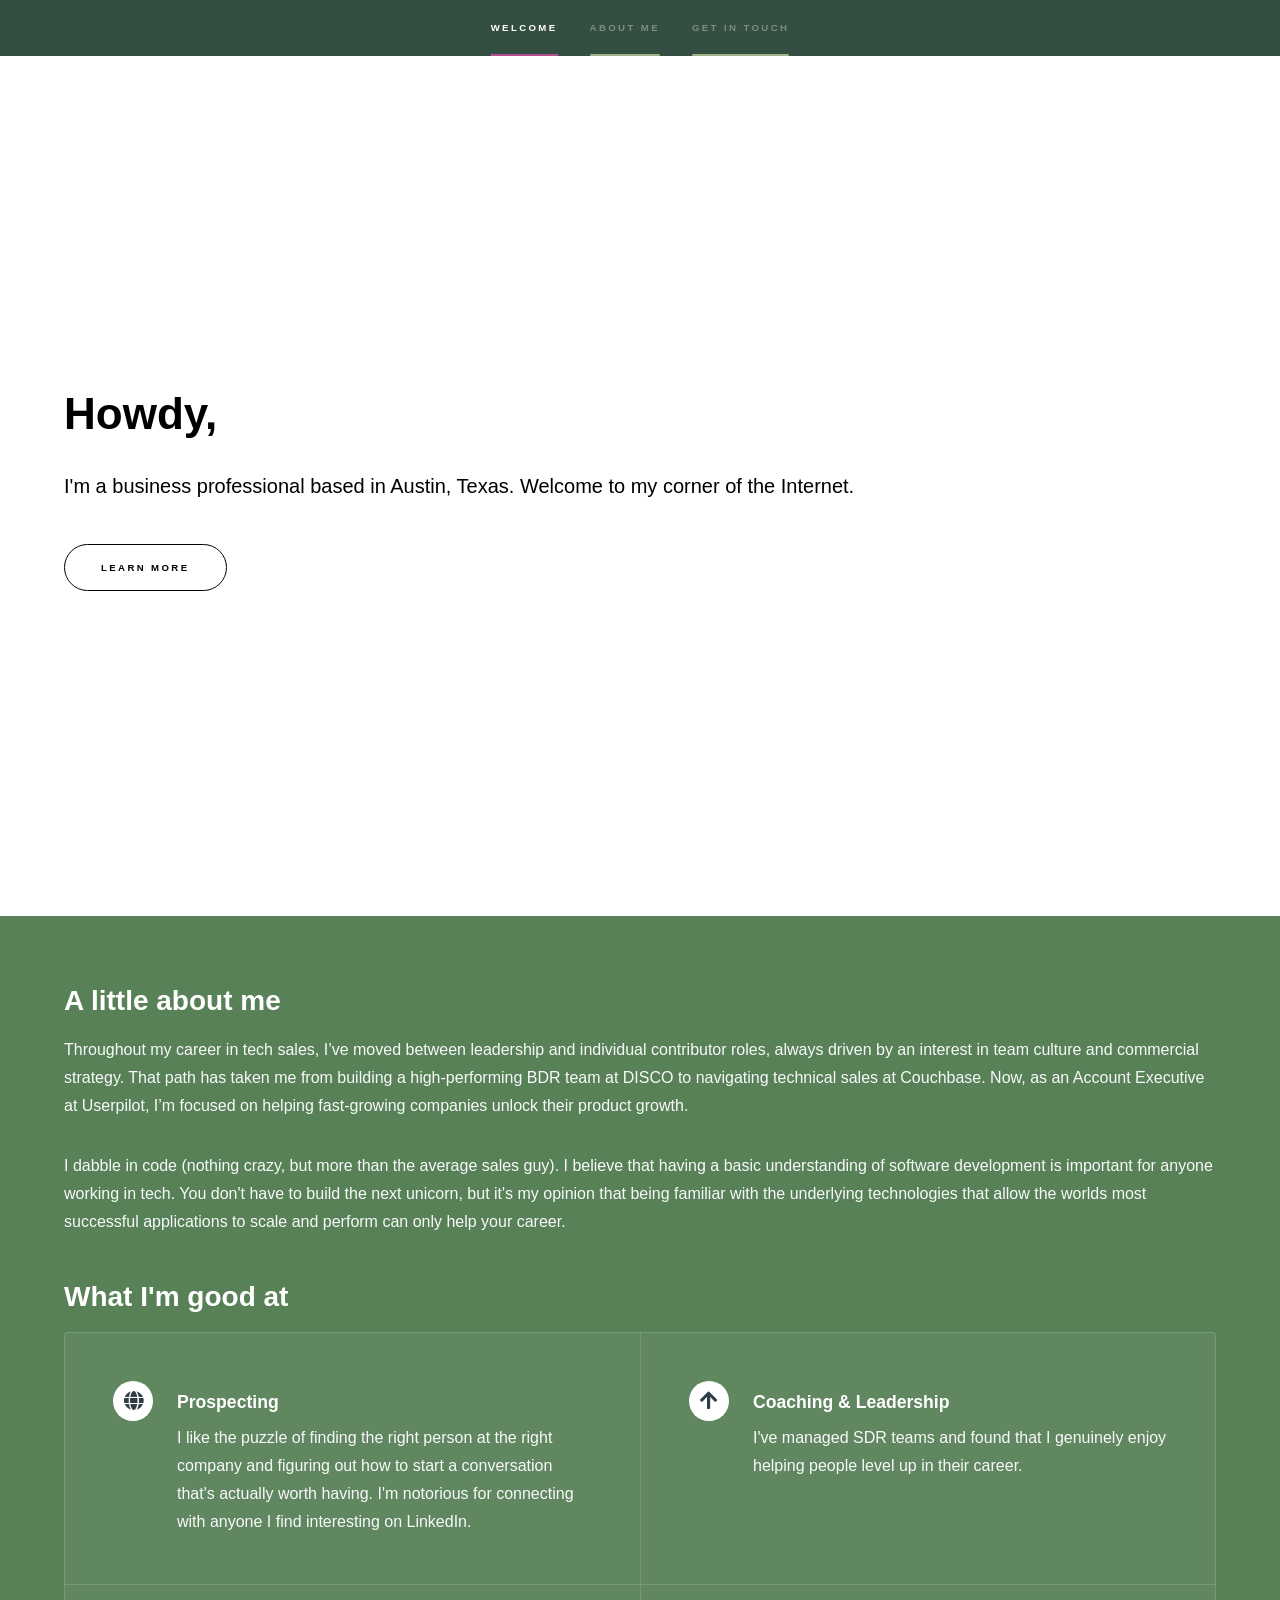
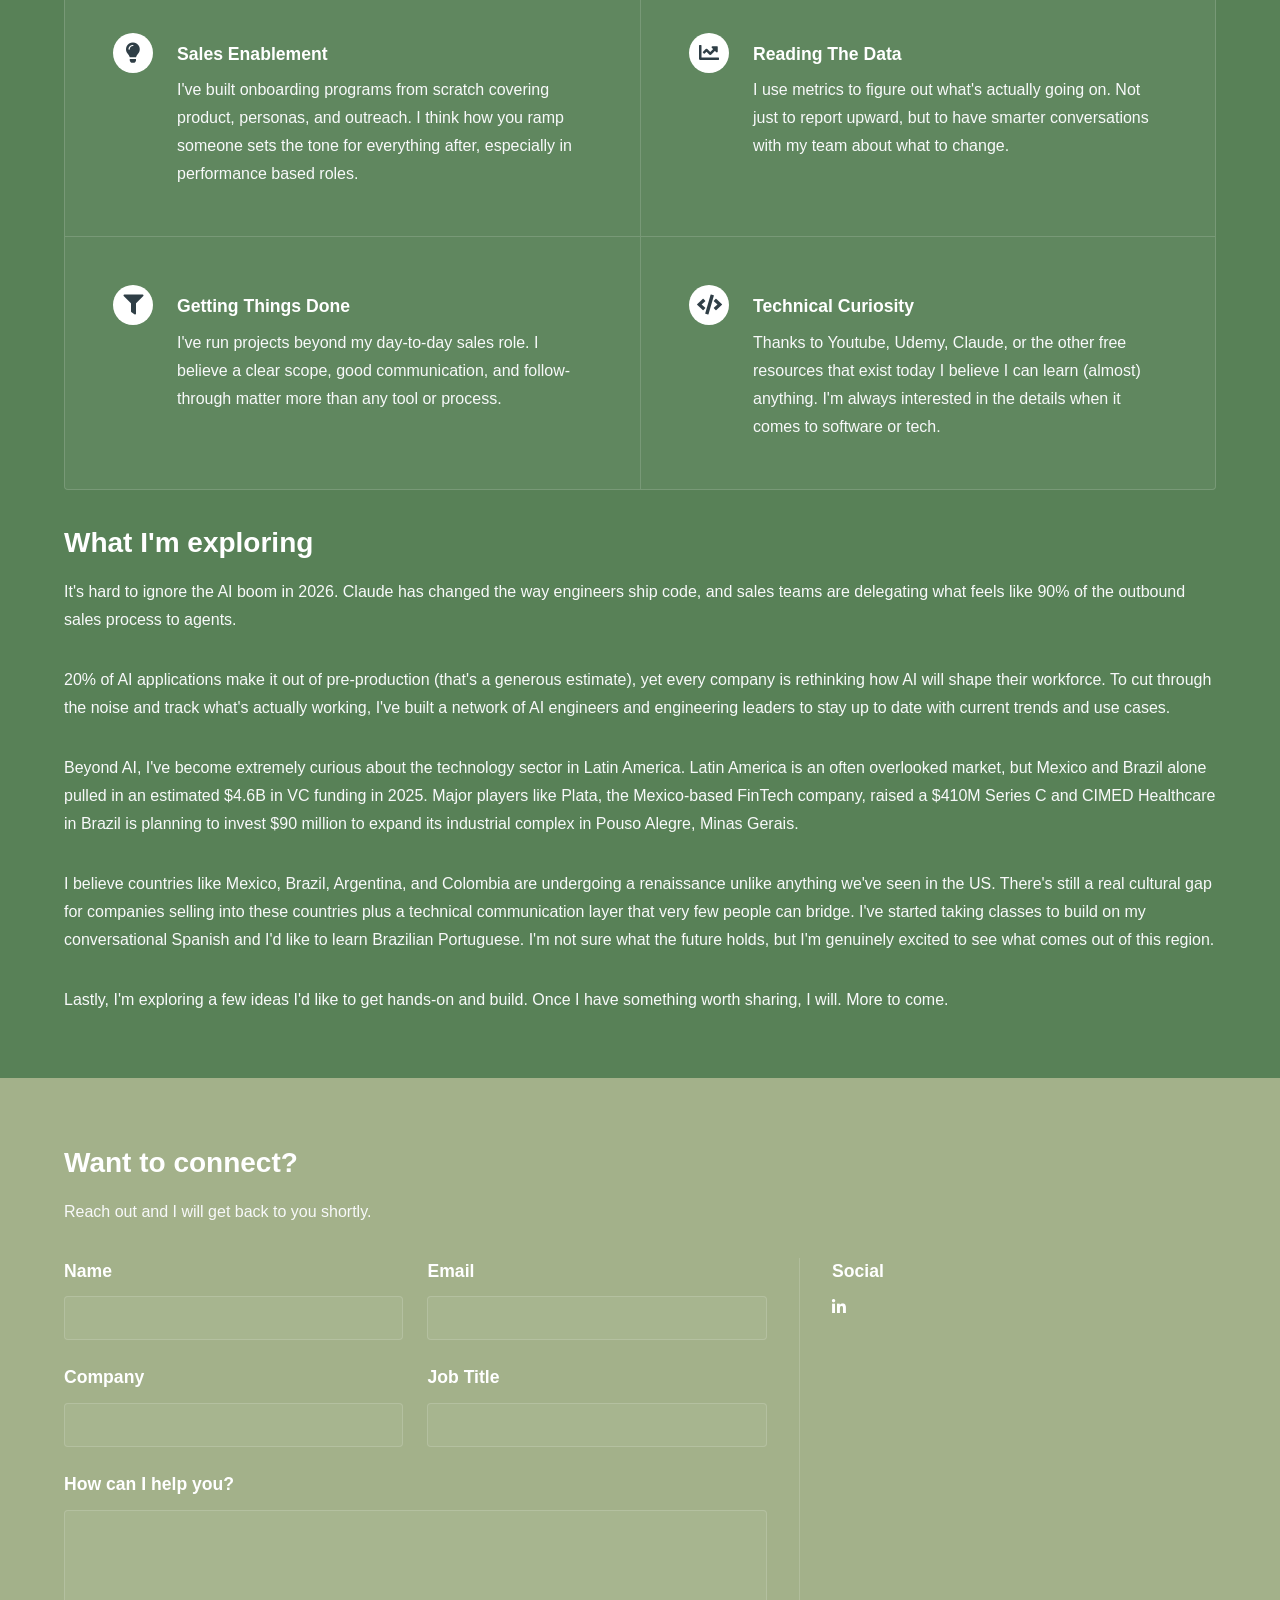
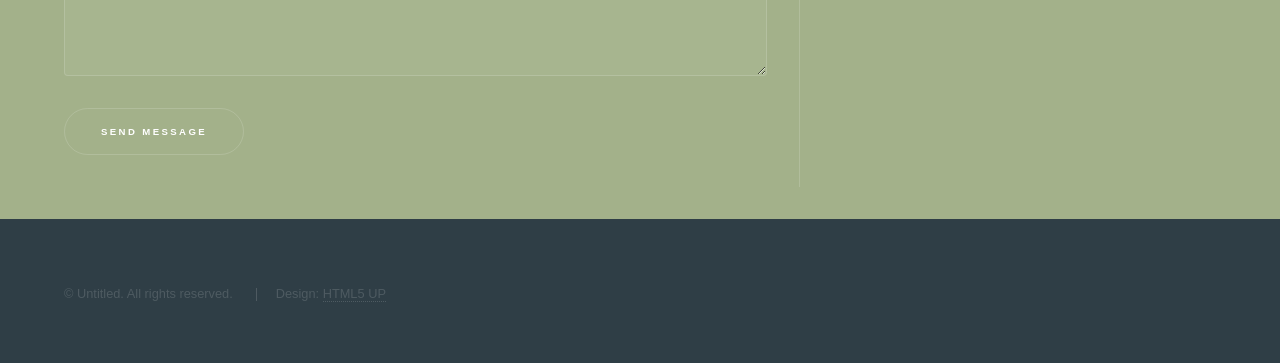
<file: index.html>
<!DOCTYPE HTML>
<!--
	Hyperspace by HTML5 UP
	html5up.net | @ajlkn
	Free for personal and commercial use under the CCA 3.0 license (html5up.net/license)
-->
<html>

<head>
	<title>anthonygalindo</title>
	<meta charset="utf-8" />
	<meta name="viewport" content="width=device-width, initial-scale=1, user-scalable=no" />
	<link rel="stylesheet" href="assets/css/main.css" />
	<link rel="preconnect" href="https://fonts.googleapis.com">
	<link rel="preconnect" href="https://fonts.gstatic.com" crossorigin>
	<link
		href="https://fonts.googleapis.com/css2?family=Playfair+Display:wght@400;700&family=DM+Sans:wght@300;400;500&display=swap"
		rel="stylesheet">
	<link rel="stylesheet" href="https://cdnjs.cloudflare.com/ajax/libs/font-awesome/5.15.4/css/all.min.css">

</head>

<body class="is-preload">

	<!-- Sidebar -->
	<section id="sidebar">
		<div class="inner">
			<nav>
				<ul>
					<li><a href="#intro">Welcome</a></li>
					<!-- <li><a href="#one">Projects</a></li> -->
					<li><a href="#two">About Me</a></li>
					<li><a href="#three">Get in touch</a></li>
				</ul>
			</nav>
		</div>
	</section>

	<!-- Wrapper -->
	<div id="wrapper">

		<!-- Intro -->
		<section id="intro" class="wrapper style1 fullscreen fade-up">
			<div class="inner">
				<h1>Howdy,</h1>
				<p>I'm a business professional based in Austin, Texas. Welcome to my corner of the Internet.</p>
				<ul class="actions">
					<li><a href="#two" id="intro-button" class="button scrolly">Learn more</a></li>
				</ul>
			</div>
		</section>

		<!-- One Section Closed -->


		<!-- Two -->
		<section id="two" class="wrapper style2 fade-up">
			<div class="inner">
				<h2>A little about me</h2>
				<p class="intro-text">
					Throughout my career in tech sales, I’ve moved between leadership and individual contributor roles,
					always driven by an interest in team culture and commercial strategy. That path has taken me from
					building a high-performing BDR team at DISCO to navigating technical sales at Couchbase. Now, as an
					Account Executive at Userpilot, I’m focused on helping fast-growing companies unlock their product
					growth.
				</p>

				<p class="intro-text" style="margin-bottom: 2.5rem;">
					I dabble in code (nothing crazy, but more than the average sales guy). I believe that
					having a basic understanding of
					software development is important for anyone working in tech. You don't have to build the next
					unicorn, but it's my opinion that being familiar with the underlying technologies that allow the
					worlds most successful
					applications to scale and perform can only help your career.


				<h2>What I'm good at</h2>
				<div class="features">
					<section>
						<span class="icon solid major fa-globe"></span>
						<h3>Prospecting</h3>
						<p>I like the puzzle of finding the right person at the right company and figuring out how to
							start a conversation that's actually worth having. I'm notorious for connecting with anyone
							I find interesting on LinkedIn.</p>
					</section>
					<section>
						<span class="icon solid major fa-arrow-up"></span>
						<h3>Coaching & Leadership</h3>
						<p>I've managed SDR teams and found that I genuinely enjoy helping people level up in their
							career.</p>
					</section>
					<section>
						<span class="icon solid major fa-lightbulb"></span>
						<h3>Sales Enablement</h3>
						<p>I've built onboarding programs from scratch covering product, personas, and outreach. I think
							how you ramp someone sets the tone for everything after, especially in performance based
							roles.</p>
					</section>
					<section>
						<span class="icon solid major fa-chart-line"></span>
						<h3>Reading The Data</h3>
						<p>I use metrics to figure out what's actually going on. Not just to report upward, but to have
							smarter conversations with my team about what to change.</p>
					</section>

					<section>
						<span class="icon solid major fa-filter"></span>
						<h3>Getting Things Done</h3>
						<p>I've run projects beyond my day-to-day sales role. I believe a clear scope, good
							communication, and follow-through matter more than any tool or process.</p>
					</section>
					<section>
						<span class="icon solid major fa-code"></span>
						<h3>Technical Curiosity</h3>
						<p>Thanks to Youtube, Udemy, Claude, or the other free resources that exist today I believe I
							can learn (almost) anything. I'm always interested in the details when it comes to
							software or tech.
						</p>
					</section>
				</div>

				<!--	<ul class="actions">
					<li><a href="#" class="button">Learn more</a></li>
				</ul> -->

				<h2>What I'm exploring</h2>

				<p class="intro-text">
					It's hard to ignore the AI boom in 2026. Claude has changed the way engineers ship code, and sales
					teams
					are delegating what feels like
					90% of the outbound sales process to agents.
				</p>

				<p class="intro-text">
					20% of AI
					applications make it out of pre-production (that's a generous estimate), yet every company is
					rethinking how AI will shape their workforce.
					To cut through the noise and track what's actually working, I've built a network of AI engineers and
					engineering leaders to
					stay up to date with current trends and use cases.

				</p>

				<p class="intro-text">
					Beyond AI, I've become extremely curious about the technology sector in Latin America.
					Latin America is an often overlooked market, but Mexico and Brazil alone pulled in an estimated
					$4.6B in VC funding in 2025. Major players like Plata, the Mexico-based FinTech company, raised a
					$410M Series C
					and CIMED Healthcare in Brazil is planning to invest $90 million to expand its industrial complex in
					Pouso Alegre, Minas Gerais.
				</p>

				<p>
					I believe countries like Mexico, Brazil, Argentina, and Colombia are undergoing a renaissance unlike
					anything we've seen in the US. There's still a real cultural gap for companies selling into these
					countries plus a technical communication layer that very few people can
					bridge. I've started taking classes to build on my conversational Spanish and I'd like to learn
					Brazilian Portuguese. I'm not sure what the future holds, but I'm genuinely excited to see what
					comes out of
					this region.
				</p>

				<p class="intro-text">
					Lastly, I'm exploring a few ideas I'd like to get hands-on and build. Once I have something worth
					sharing, I will. More to come.
				</p>


			</div>


		</section>

		<!-- Three -->
		<section id="three" class="wrapper style3 fade-up">
			<div class="inner">
				<h2>Want to connect?</h2>
				<p>Reach out and I will get back to you shortly.</p>
				<div class="split style1">
					<section>
						<form id="forminfo">
							<div class="fields">
								<div class="field half">
									<label for="fullname">Name</label>
									<input type="text" name="fullname" id="fullname" />
								</div>
								<div class="field half">
									<label for="email">Email</label>
									<input type="text" name="email" id="email" />
								</div>
								<div class="field half">
									<label for="email">Company</label>
									<input type="text" name="company" id="company" />
								</div>
								<div class="field half">
									<label for="email">Job Title</label>
									<input type="text" name="jobtitle" id="jobtitle" />
								</div>
								<div class="field">
									<label for="message">How can I help you?</label>
									<textarea name="message" id="message" rows="5"></textarea>
								</div>
							</div>
							<ul class="actions">
								<li><button type="submit" class="button">Send Message</button></li>
							</ul>
						</form>
					</section>
					<section>
						<ul class="contact">
							<!-- <li>
								<h3>Email</h3>
								<a href="#">anthonygalindo.contact@gmail.com</a>
							</li> -->
							<li>
								<h3>Social</h3>
								<ul class="icons">
									<!-- <li><a href="#" class="icon brands fa-github"><span class="label">GitHub</span></a> -->
							</li>
							<li><a href="https://www.linkedin.com/in/john-anthony-galindo/"
									class="icon brands fa-linkedin-in"><span class="label">LinkedIn</span>
								</a>
							</li>
						</ul>
						</li>
						</ul>
					</section>
				</div>
			</div>
		</section>

	</div>

	<!-- Footer -->
	<footer id="footer" class="wrapper style1-alt">
		<div class="inner">
			<ul class="menu">
				<li>&copy; Untitled. All rights reserved.</li>
				<li>Design: <a href="http://html5up.net">HTML5 UP</a></li>
			</ul>
		</div>
	</footer>

	<!-- Scripts -->
	<script src="assets/js/jquery.min.js"></script>
	<script src="assets/js/jquery.scrollex.min.js"></script>
	<script src="assets/js/jquery.scrolly.min.js"></script>
	<script src="assets/js/browser.min.js"></script>
	<script src="assets/js/breakpoints.min.js"></script>
	<script src="assets/js/util.js"></script>
	<script src="assets/js/main.js"></script>
	<script src="assets/js/formcollect.js?v=7"></script>

</body>

</html>
</file>
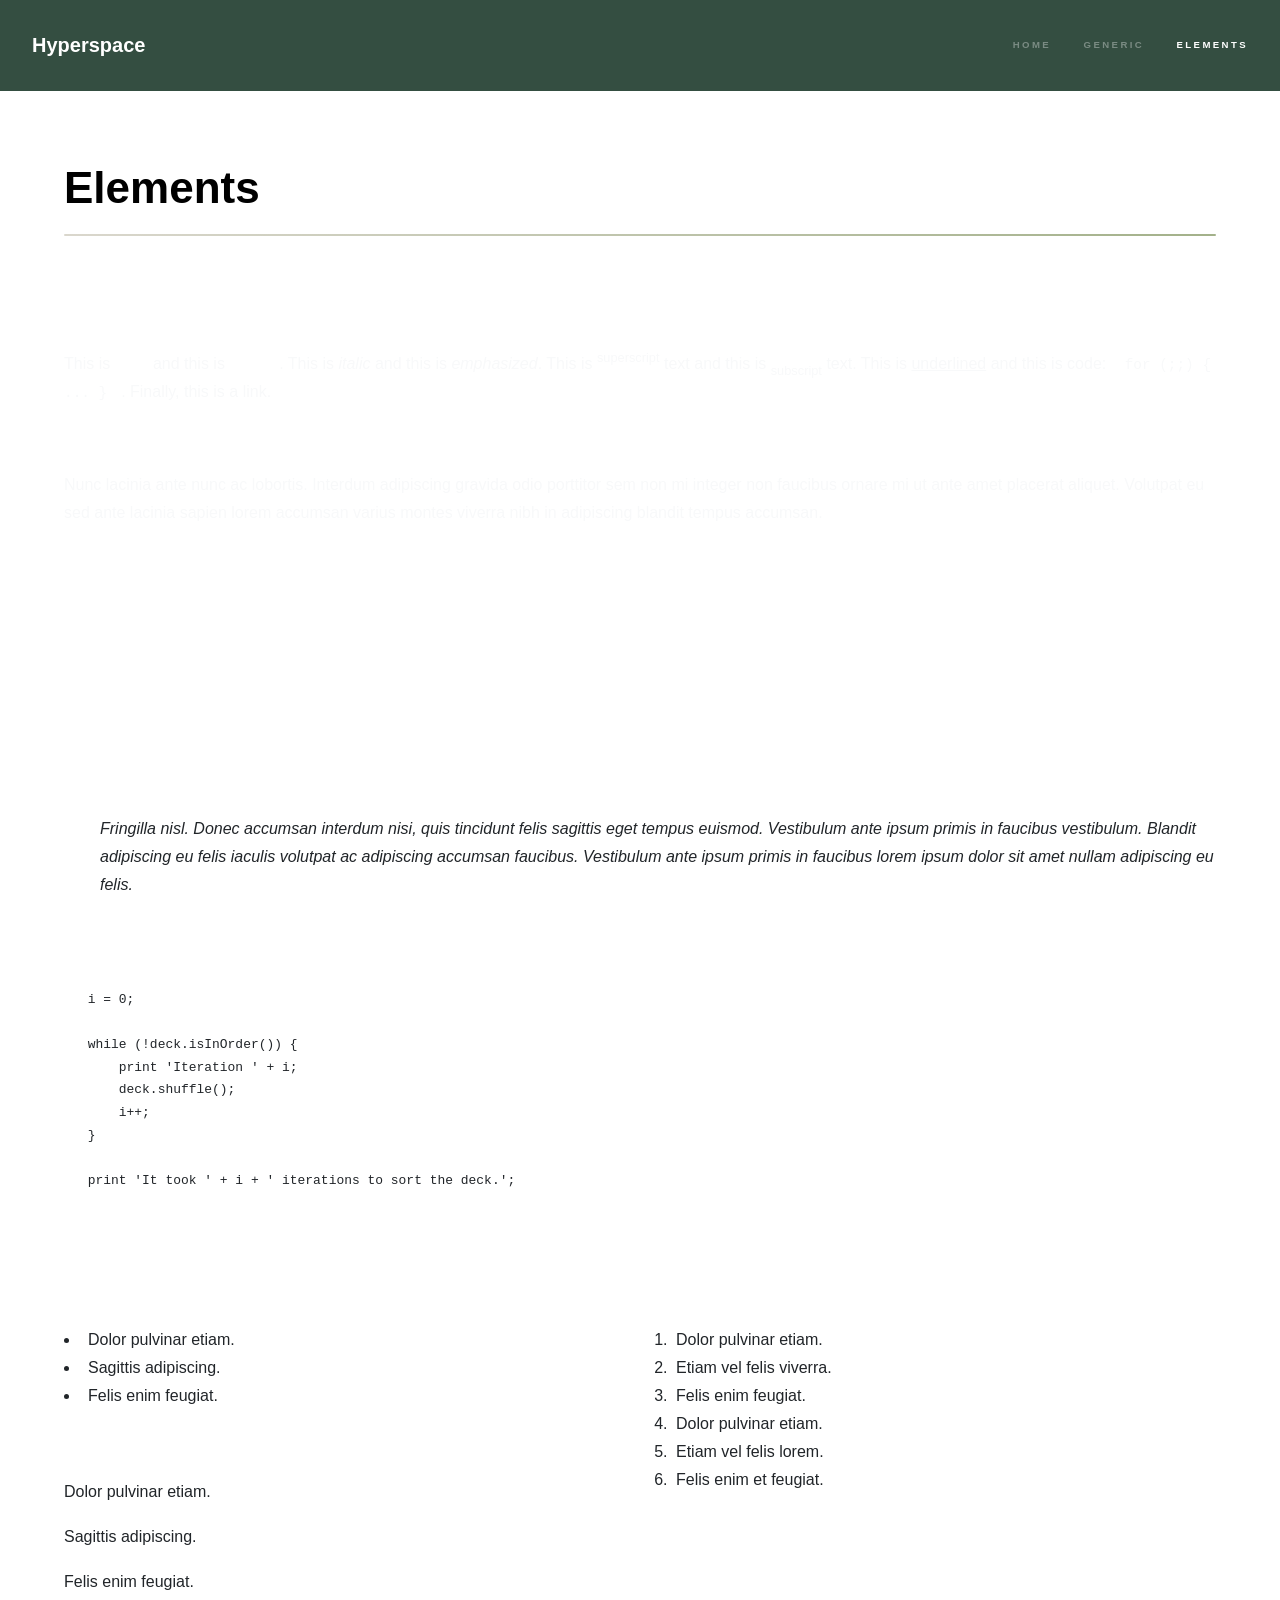
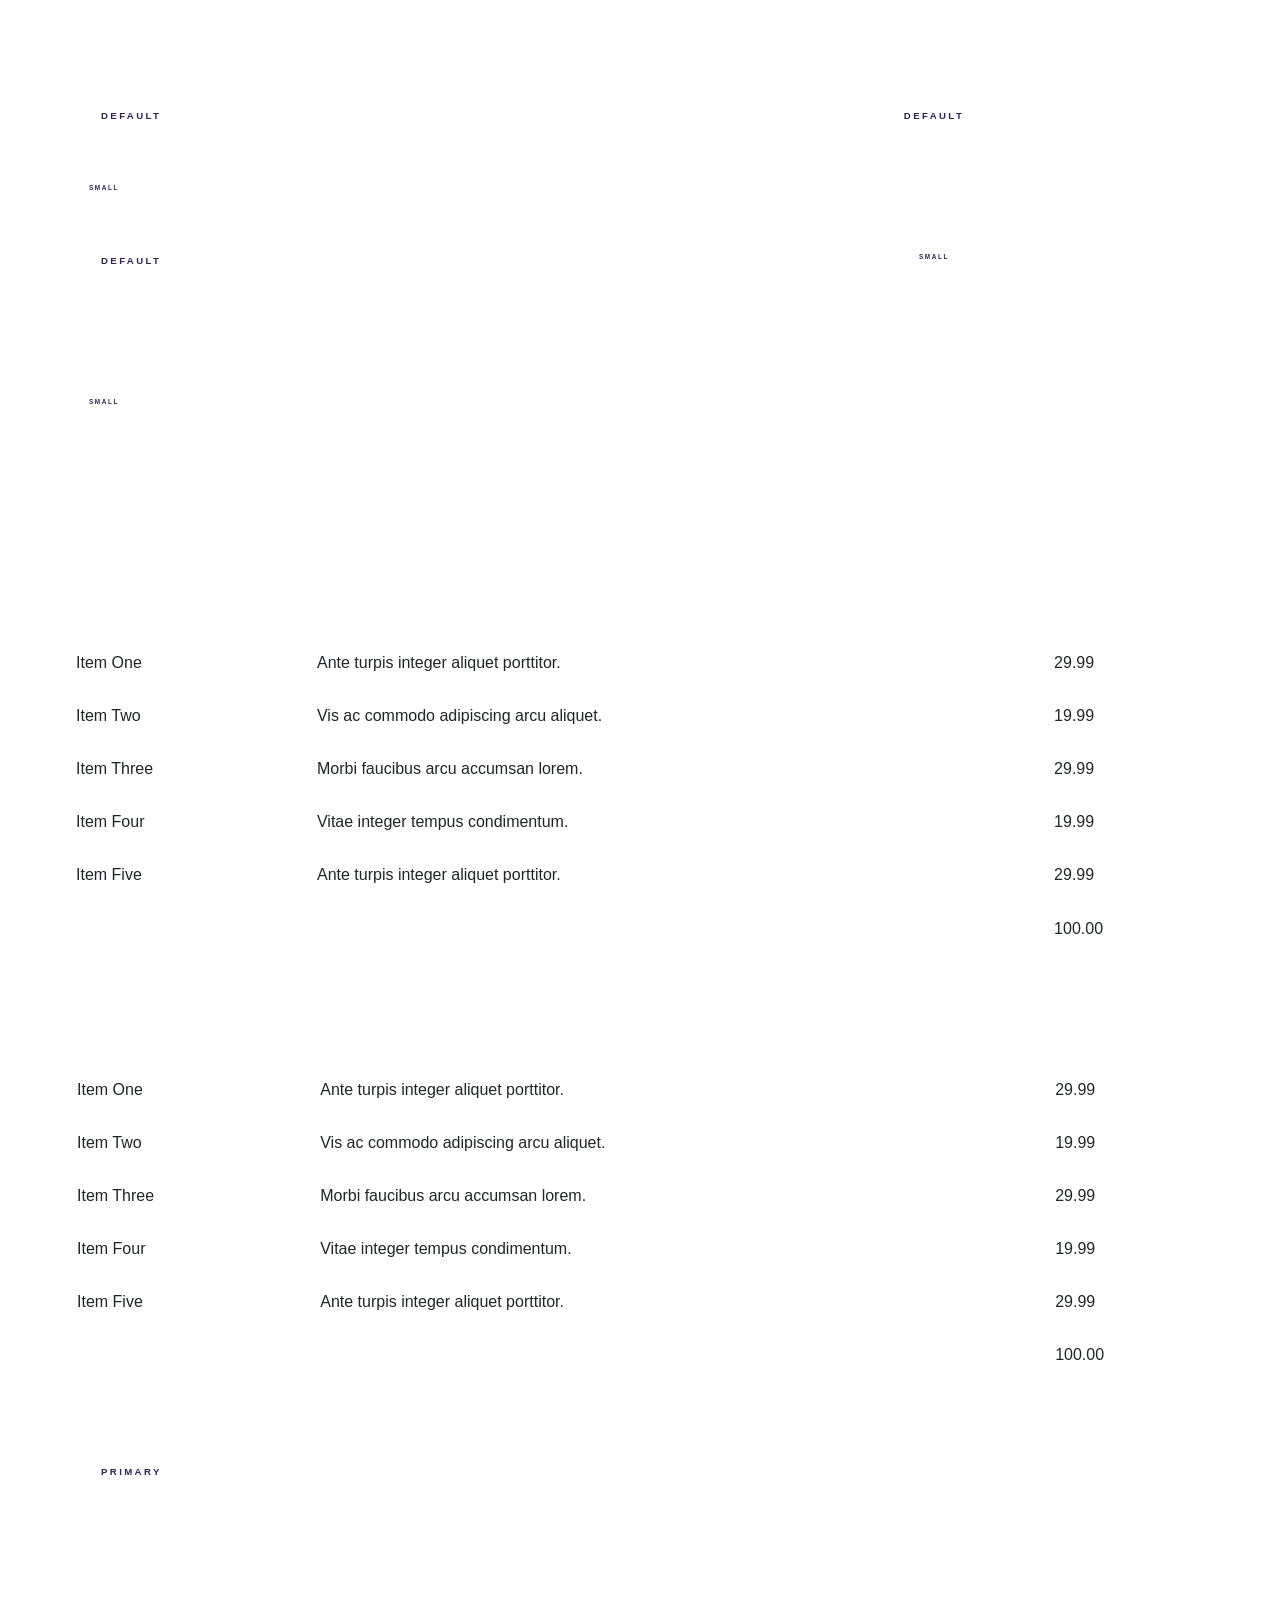
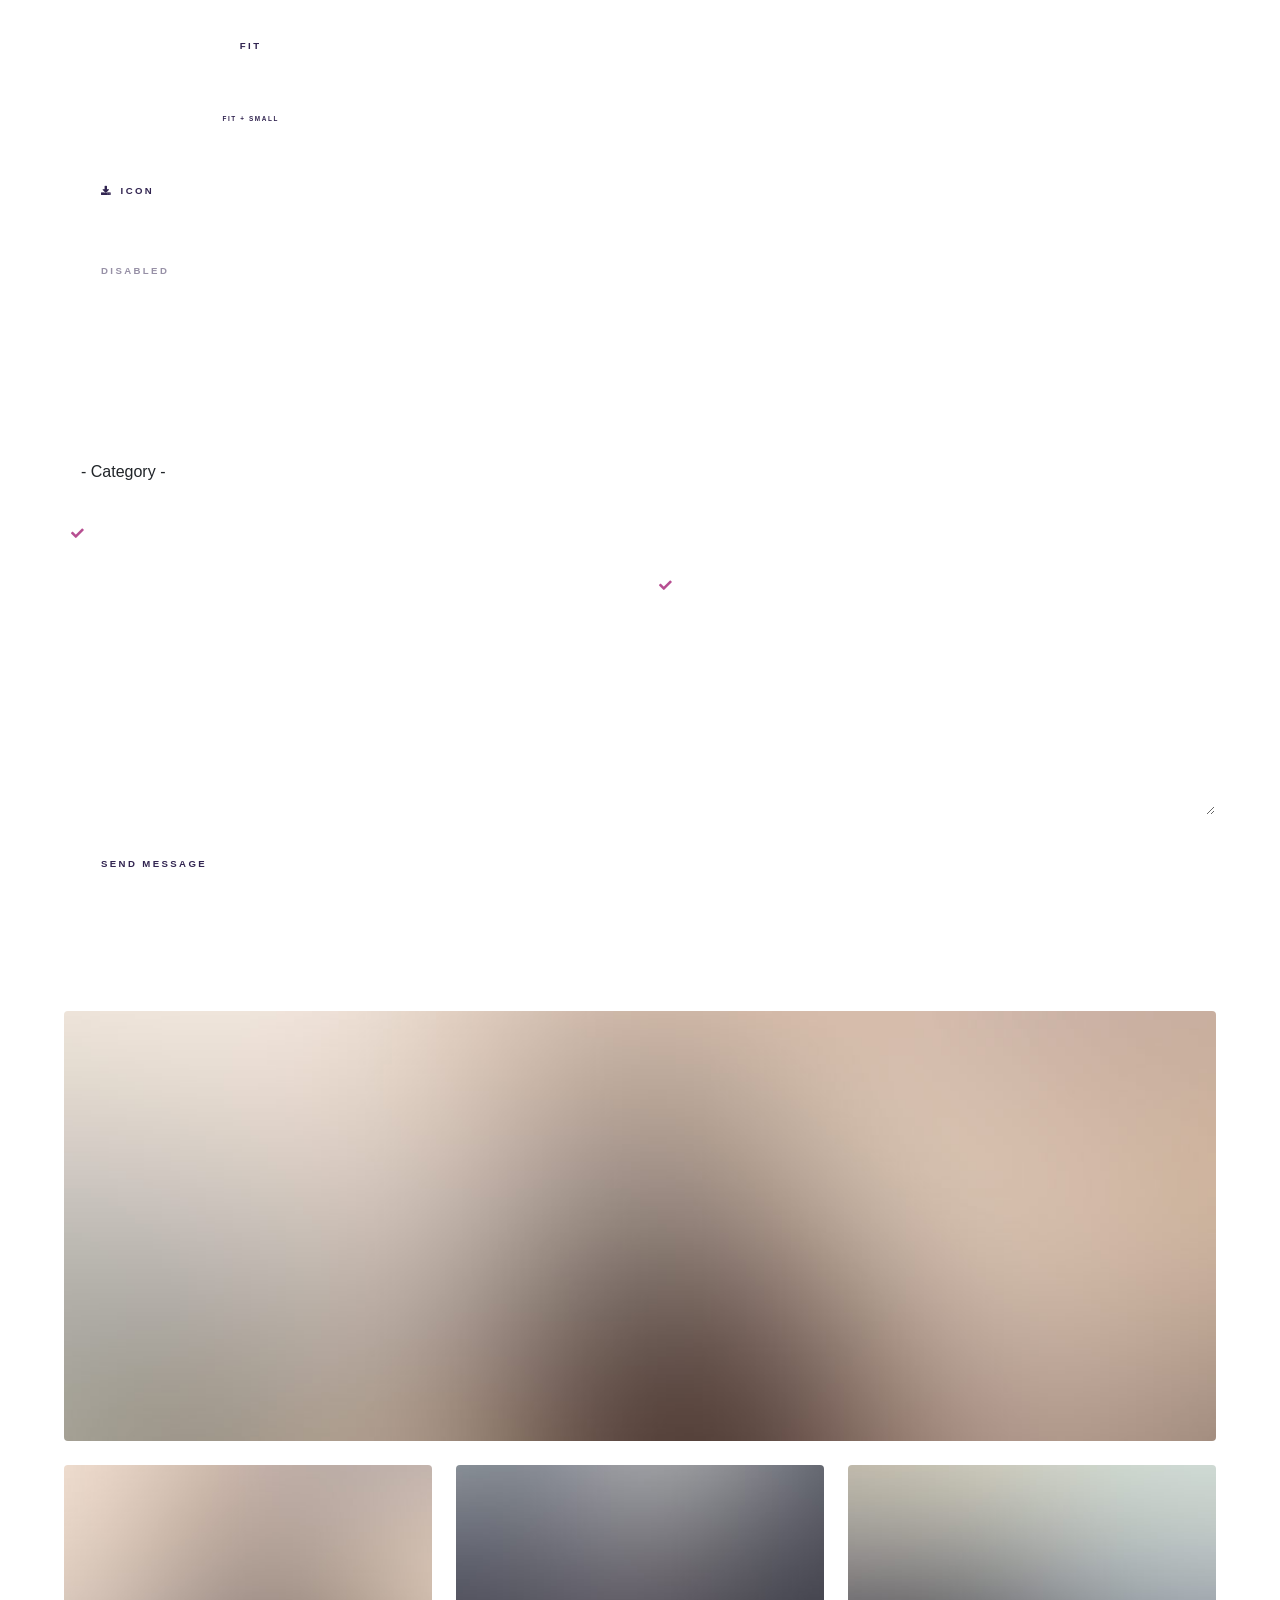
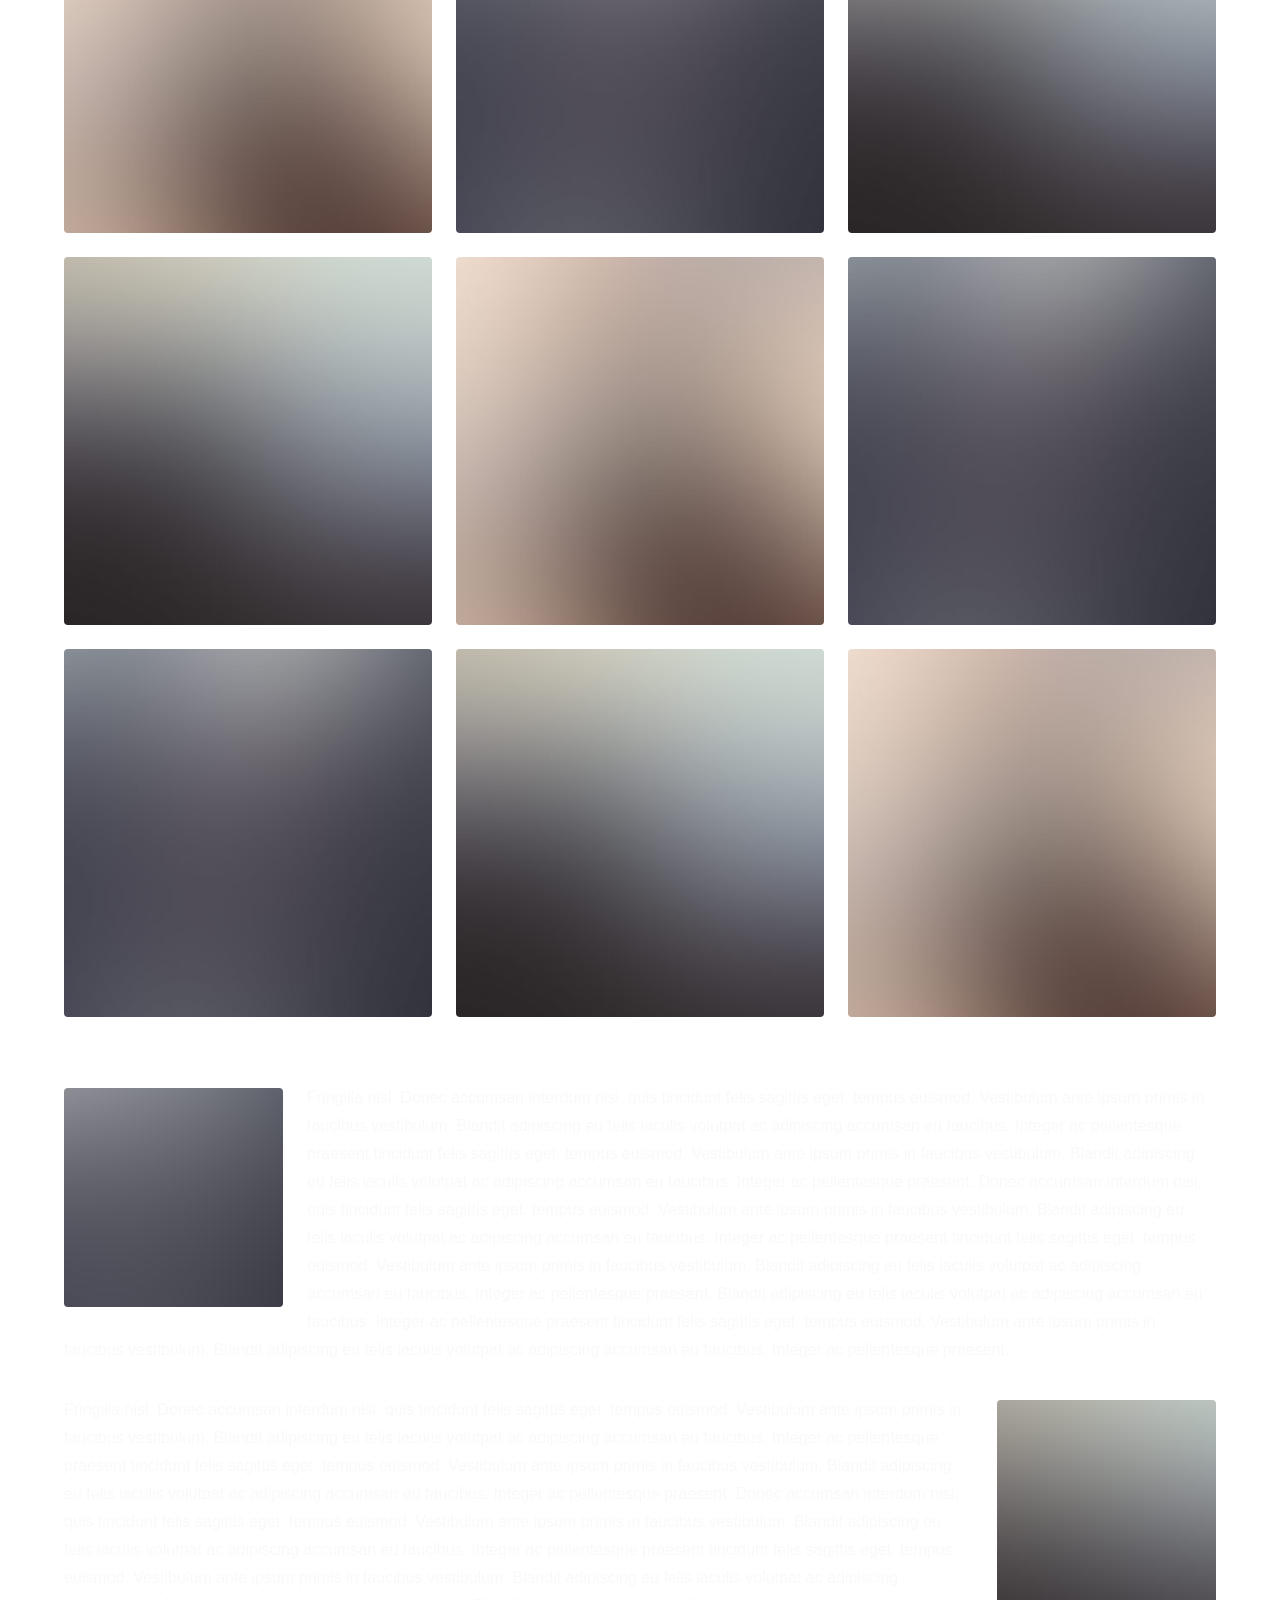
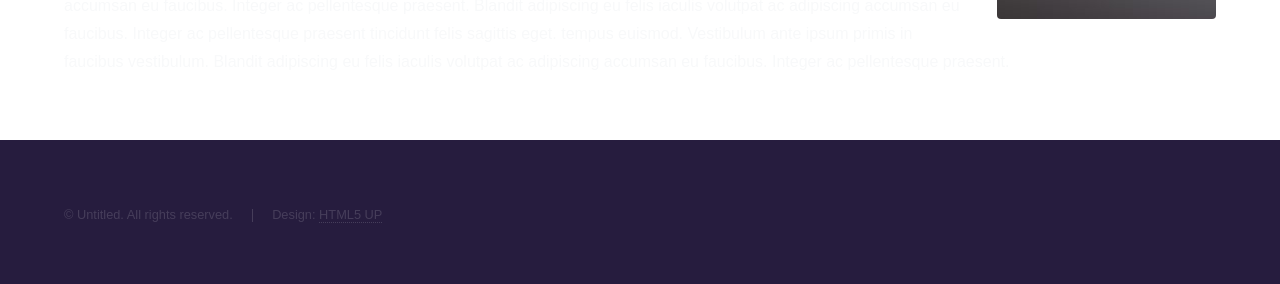
<file: elements.html>
<!DOCTYPE HTML>
<!--
	Hyperspace by HTML5 UP
	html5up.net | @ajlkn
	Free for personal and commercial use under the CCA 3.0 license (html5up.net/license)
-->
<html>
	<head>
		<title>Elements - Hyperspace by HTML5 UP</title>
		<meta charset="utf-8" />
		<meta name="viewport" content="width=device-width, initial-scale=1, user-scalable=no" />
		<link rel="stylesheet" href="assets/css/main.css" />
		<noscript><link rel="stylesheet" href="assets/css/noscript.css" /></noscript>
	</head>
	<body class="is-preload">

		<!-- Header -->
			<header id="header">
				<a href="index.html" class="title">Hyperspace</a>
				<nav>
					<ul>
						<li><a href="index.html">Home</a></li>
						<li><a href="generic.html">Generic</a></li>
						<li><a href="elements.html"  class="active">Elements</a></li>
					</ul>
				</nav>
			</header>

		<!-- Wrapper -->
			<div id="wrapper">

				<!-- Main -->
					<section id="main" class="wrapper">
						<div class="inner">
							<h1 class="major">Elements</h1>

							<!-- Text -->
								<section>
									<h2>Text</h2>
									<p>This is <b>bold</b> and this is <strong>strong</strong>. This is <i>italic</i> and this is <em>emphasized</em>.
									This is <sup>superscript</sup> text and this is <sub>subscript</sub> text.
									This is <u>underlined</u> and this is code: <code>for (;;) { ... }</code>. Finally, <a href="#">this is a link</a>.</p>
									<hr />
									<p>Nunc lacinia ante nunc ac lobortis. Interdum adipiscing gravida odio porttitor sem non mi integer non faucibus ornare mi ut ante amet placerat aliquet. Volutpat eu sed ante lacinia sapien lorem accumsan varius montes viverra nibh in adipiscing blandit tempus accumsan.</p>
									<hr />
									<h2>Heading Level 2</h2>
									<h3>Heading Level 3</h3>
									<h4>Heading Level 4</h4>
									<hr />
									<h3>Blockquote</h3>
									<blockquote>Fringilla nisl. Donec accumsan interdum nisi, quis tincidunt felis sagittis eget tempus euismod. Vestibulum ante ipsum primis in faucibus vestibulum. Blandit adipiscing eu felis iaculis volutpat ac adipiscing accumsan faucibus. Vestibulum ante ipsum primis in faucibus lorem ipsum dolor sit amet nullam adipiscing eu felis.</blockquote>
									<h3>Preformatted</h3>
									<pre><code>i = 0;

while (!deck.isInOrder()) {
    print 'Iteration ' + i;
    deck.shuffle();
    i++;
}

print 'It took ' + i + ' iterations to sort the deck.';</code></pre>
								</section>

							<!-- Lists -->
								<section>
									<h2>Lists</h2>
									<div class="row">
										<div class="col-6 col-12-medium">
											<h3>Unordered</h3>
											<ul>
												<li>Dolor pulvinar etiam.</li>
												<li>Sagittis adipiscing.</li>
												<li>Felis enim feugiat.</li>
											</ul>
											<h3>Alternate</h3>
											<ul class="alt">
												<li>Dolor pulvinar etiam.</li>
												<li>Sagittis adipiscing.</li>
												<li>Felis enim feugiat.</li>
											</ul>
										</div>
										<div class="col-6 col-12-medium">
											<h3>Ordered</h3>
											<ol>
												<li>Dolor pulvinar etiam.</li>
												<li>Etiam vel felis viverra.</li>
												<li>Felis enim feugiat.</li>
												<li>Dolor pulvinar etiam.</li>
												<li>Etiam vel felis lorem.</li>
												<li>Felis enim et feugiat.</li>
											</ol>
											<h3>Icons</h3>
											<ul class="icons">
												<li><a href="#" class="icon brands fa-twitter"><span class="label">Twitter</span></a></li>
												<li><a href="#" class="icon brands fa-facebook-f"><span class="label">Facebook</span></a></li>
												<li><a href="#" class="icon brands fa-instagram"><span class="label">Instagram</span></a></li>
												<li><a href="#" class="icon brands fa-github"><span class="label">Github</span></a></li>
											</ul>
										</div>
									</div>
									<h2>Actions</h2>
									<div class="row">
										<div class="col-6 col-12-medium">
											<ul class="actions">
												<li><a href="#" class="button primary">Default</a></li>
												<li><a href="#" class="button">Default</a></li>
											</ul>
											<ul class="actions small">
												<li><a href="#" class="button primary small">Small</a></li>
												<li><a href="#" class="button small">Small</a></li>
											</ul>
											<ul class="actions stacked">
												<li><a href="#" class="button primary">Default</a></li>
												<li><a href="#" class="button">Default</a></li>
											</ul>
											<ul class="actions stacked">
												<li><a href="#" class="button primary small">Small</a></li>
												<li><a href="#" class="button small">Small</a></li>
											</ul>
										</div>
										<div class="col-6 col-12-medium">
											<ul class="actions stacked">
												<li><a href="#" class="button primary fit">Default</a></li>
												<li><a href="#" class="button fit">Default</a></li>
											</ul>
											<ul class="actions stacked">
												<li><a href="#" class="button primary small fit">Small</a></li>
												<li><a href="#" class="button small fit">Small</a></li>
											</ul>
										</div>
									</div>
								</section>

							<!-- Table -->
								<section>
									<h2>Table</h2>
									<h3>Default</h3>
									<div class="table-wrapper">
										<table>
											<thead>
												<tr>
													<th>Name</th>
													<th>Description</th>
													<th>Price</th>
												</tr>
											</thead>
											<tbody>
												<tr>
													<td>Item One</td>
													<td>Ante turpis integer aliquet porttitor.</td>
													<td>29.99</td>
												</tr>
												<tr>
													<td>Item Two</td>
													<td>Vis ac commodo adipiscing arcu aliquet.</td>
													<td>19.99</td>
												</tr>
												<tr>
													<td>Item Three</td>
													<td> Morbi faucibus arcu accumsan lorem.</td>
													<td>29.99</td>
												</tr>
												<tr>
													<td>Item Four</td>
													<td>Vitae integer tempus condimentum.</td>
													<td>19.99</td>
												</tr>
												<tr>
													<td>Item Five</td>
													<td>Ante turpis integer aliquet porttitor.</td>
													<td>29.99</td>
												</tr>
											</tbody>
											<tfoot>
												<tr>
													<td colspan="2"></td>
													<td>100.00</td>
												</tr>
											</tfoot>
										</table>
									</div>

									<h3>Alternate</h3>
									<div class="table-wrapper">
										<table class="alt">
											<thead>
												<tr>
													<th>Name</th>
													<th>Description</th>
													<th>Price</th>
												</tr>
											</thead>
											<tbody>
												<tr>
													<td>Item One</td>
													<td>Ante turpis integer aliquet porttitor.</td>
													<td>29.99</td>
												</tr>
												<tr>
													<td>Item Two</td>
													<td>Vis ac commodo adipiscing arcu aliquet.</td>
													<td>19.99</td>
												</tr>
												<tr>
													<td>Item Three</td>
													<td> Morbi faucibus arcu accumsan lorem.</td>
													<td>29.99</td>
												</tr>
												<tr>
													<td>Item Four</td>
													<td>Vitae integer tempus condimentum.</td>
													<td>19.99</td>
												</tr>
												<tr>
													<td>Item Five</td>
													<td>Ante turpis integer aliquet porttitor.</td>
													<td>29.99</td>
												</tr>
											</tbody>
											<tfoot>
												<tr>
													<td colspan="2"></td>
													<td>100.00</td>
												</tr>
											</tfoot>
										</table>
									</div>
								</section>

							<!-- Buttons -->
								<section>
									<h3>Buttons</h3>
									<ul class="actions">
										<li><a href="#" class="button primary">Primary</a></li>
										<li><a href="#" class="button">Default</a></li>
									</ul>
									<ul class="actions">
										<li><a href="#" class="button large">Large</a></li>
										<li><a href="#" class="button">Default</a></li>
										<li><a href="#" class="button small">Small</a></li>
									</ul>
									<ul class="actions fit">
										<li><a href="#" class="button primary fit">Fit</a></li>
										<li><a href="#" class="button fit">Fit</a></li>
										<li><a href="#" class="button fit">Fit</a></li>
									</ul>
									<ul class="actions fit small">
										<li><a href="#" class="button primary fit small">Fit + Small</a></li>
										<li><a href="#" class="button fit small">Fit + Small</a></li>
										<li><a href="#" class="button fit small">Fit + Small</a></li>
									</ul>
									<ul class="actions">
										<li><a href="#" class="button primary icon solid fa-download">Icon</a></li>
										<li><a href="#" class="button icon solid fa-upload">Icon</a></li>
										<li><a href="#" class="button icon solid fa-save">Icon</a></li>
									</ul>
									<ul class="actions">
										<li><span class="button primary disabled">Disabled</span></li>
										<li><span class="button disabled">Disabled</span></li>
									</ul>
								</section>

							<!-- Form -->
								<section>
									<h2>Form</h2>
									<form method="post" action="#">
										<div class="row gtr-uniform">
											<div class="col-6 col-12-xsmall">
												<input type="text" name="demo-name" id="demo-name" value="" placeholder="Name" />
											</div>
											<div class="col-6 col-12-xsmall">
												<input type="email" name="demo-email" id="demo-email" value="" placeholder="Email" />
											</div>
											<div class="col-12">
												<select name="demo-category" id="demo-category">
													<option value="">- Category -</option>
													<option value="1">Manufacturing</option>
													<option value="1">Shipping</option>
													<option value="1">Administration</option>
													<option value="1">Human Resources</option>
												</select>
											</div>
											<div class="col-4 col-12-small">
												<input type="radio" id="demo-priority-low" name="demo-priority" checked>
												<label for="demo-priority-low">Low</label>
											</div>
											<div class="col-4 col-12-small">
												<input type="radio" id="demo-priority-normal" name="demo-priority">
												<label for="demo-priority-normal">Normal</label>
											</div>
											<div class="col-4 col-12-small">
												<input type="radio" id="demo-priority-high" name="demo-priority">
												<label for="demo-priority-high">High</label>
											</div>
											<div class="col-6 col-12-small">
												<input type="checkbox" id="demo-copy" name="demo-copy">
												<label for="demo-copy">Email me a copy</label>
											</div>
											<div class="col-6 col-12-small">
												<input type="checkbox" id="demo-human" name="demo-human" checked>
												<label for="demo-human">Not a robot</label>
											</div>
											<div class="col-12">
												<textarea name="demo-message" id="demo-message" placeholder="Enter your message" rows="6"></textarea>
											</div>
											<div class="col-12">
												<ul class="actions">
													<li><input type="submit" value="Send Message" class="primary" /></li>
													<li><input type="reset" value="Reset" /></li>
												</ul>
											</div>
										</div>
									</form>
								</section>

							<!-- Image -->
								<section>
									<h2>Image</h2>
									<h3>Fit</h3>
									<div class="box alt">
										<div class="row gtr-uniform">
											<div class="col-12"><span class="image fit"><img src="images/pic04.jpg" alt="" /></span></div>
											<div class="col-4"><span class="image fit"><img src="images/pic01.jpg" alt="" /></span></div>
											<div class="col-4"><span class="image fit"><img src="images/pic02.jpg" alt="" /></span></div>
											<div class="col-4"><span class="image fit"><img src="images/pic03.jpg" alt="" /></span></div>
											<div class="col-4"><span class="image fit"><img src="images/pic03.jpg" alt="" /></span></div>
											<div class="col-4"><span class="image fit"><img src="images/pic01.jpg" alt="" /></span></div>
											<div class="col-4"><span class="image fit"><img src="images/pic02.jpg" alt="" /></span></div>
											<div class="col-4"><span class="image fit"><img src="images/pic02.jpg" alt="" /></span></div>
											<div class="col-4"><span class="image fit"><img src="images/pic03.jpg" alt="" /></span></div>
											<div class="col-4"><span class="image fit"><img src="images/pic01.jpg" alt="" /></span></div>
										</div>
									</div>
									<h3>Left &amp; Right</h3>
									<p><span class="image left"><img src="images/pic05.jpg" alt="" /></span>Fringilla nisl. Donec accumsan interdum nisi, quis tincidunt felis sagittis eget. tempus euismod. Vestibulum ante ipsum primis in faucibus vestibulum. Blandit adipiscing eu felis iaculis volutpat ac adipiscing accumsan eu faucibus. Integer ac pellentesque praesent tincidunt felis sagittis eget. tempus euismod. Vestibulum ante ipsum primis in faucibus vestibulum. Blandit adipiscing eu felis iaculis volutpat ac adipiscing accumsan eu faucibus. Integer ac pellentesque praesent. Donec accumsan interdum nisi, quis tincidunt felis sagittis eget. tempus euismod. Vestibulum ante ipsum primis in faucibus vestibulum. Blandit adipiscing eu felis iaculis volutpat ac adipiscing accumsan eu faucibus. Integer ac pellentesque praesent tincidunt felis sagittis eget. tempus euismod. Vestibulum ante ipsum primis in faucibus vestibulum. Blandit adipiscing eu felis iaculis volutpat ac adipiscing accumsan eu faucibus. Integer ac pellentesque praesent. Blandit adipiscing eu felis iaculis volutpat ac adipiscing accumsan eu faucibus. Integer ac pellentesque praesent tincidunt felis sagittis eget. tempus euismod. Vestibulum ante ipsum primis in faucibus vestibulum. Blandit adipiscing eu felis iaculis volutpat ac adipiscing accumsan eu faucibus. Integer ac pellentesque praesent.</p>
									<p><span class="image right"><img src="images/pic06.jpg" alt="" /></span>Fringilla nisl. Donec accumsan interdum nisi, quis tincidunt felis sagittis eget. tempus euismod. Vestibulum ante ipsum primis in faucibus vestibulum. Blandit adipiscing eu felis iaculis volutpat ac adipiscing accumsan eu faucibus. Integer ac pellentesque praesent tincidunt felis sagittis eget. tempus euismod. Vestibulum ante ipsum primis in faucibus vestibulum. Blandit adipiscing eu felis iaculis volutpat ac adipiscing accumsan eu faucibus. Integer ac pellentesque praesent. Donec accumsan interdum nisi, quis tincidunt felis sagittis eget. tempus euismod. Vestibulum ante ipsum primis in faucibus vestibulum. Blandit adipiscing eu felis iaculis volutpat ac adipiscing accumsan eu faucibus. Integer ac pellentesque praesent tincidunt felis sagittis eget. tempus euismod. Vestibulum ante ipsum primis in faucibus vestibulum. Blandit adipiscing eu felis iaculis volutpat ac adipiscing accumsan eu faucibus. Integer ac pellentesque praesent. Blandit adipiscing eu felis iaculis volutpat ac adipiscing accumsan eu faucibus. Integer ac pellentesque praesent tincidunt felis sagittis eget. tempus euismod. Vestibulum ante ipsum primis in faucibus vestibulum. Blandit adipiscing eu felis iaculis volutpat ac adipiscing accumsan eu faucibus. Integer ac pellentesque praesent.</p>
								</section>

						</div>
					</section>

			</div>

		<!-- Footer -->
			<footer id="footer" class="wrapper alt">
				<div class="inner">
					<ul class="menu">
						<li>&copy; Untitled. All rights reserved.</li><li>Design: <a href="http://html5up.net">HTML5 UP</a></li>
					</ul>
				</div>
			</footer>

		<!-- Scripts -->
			<script src="assets/js/jquery.min.js"></script>
			<script src="assets/js/jquery.scrollex.min.js"></script>
			<script src="assets/js/jquery.scrolly.min.js"></script>
			<script src="assets/js/browser.min.js"></script>
			<script src="assets/js/breakpoints.min.js"></script>
			<script src="assets/js/util.js"></script>
			<script src="assets/js/main.js"></script>

	</body>
</html>
</file>
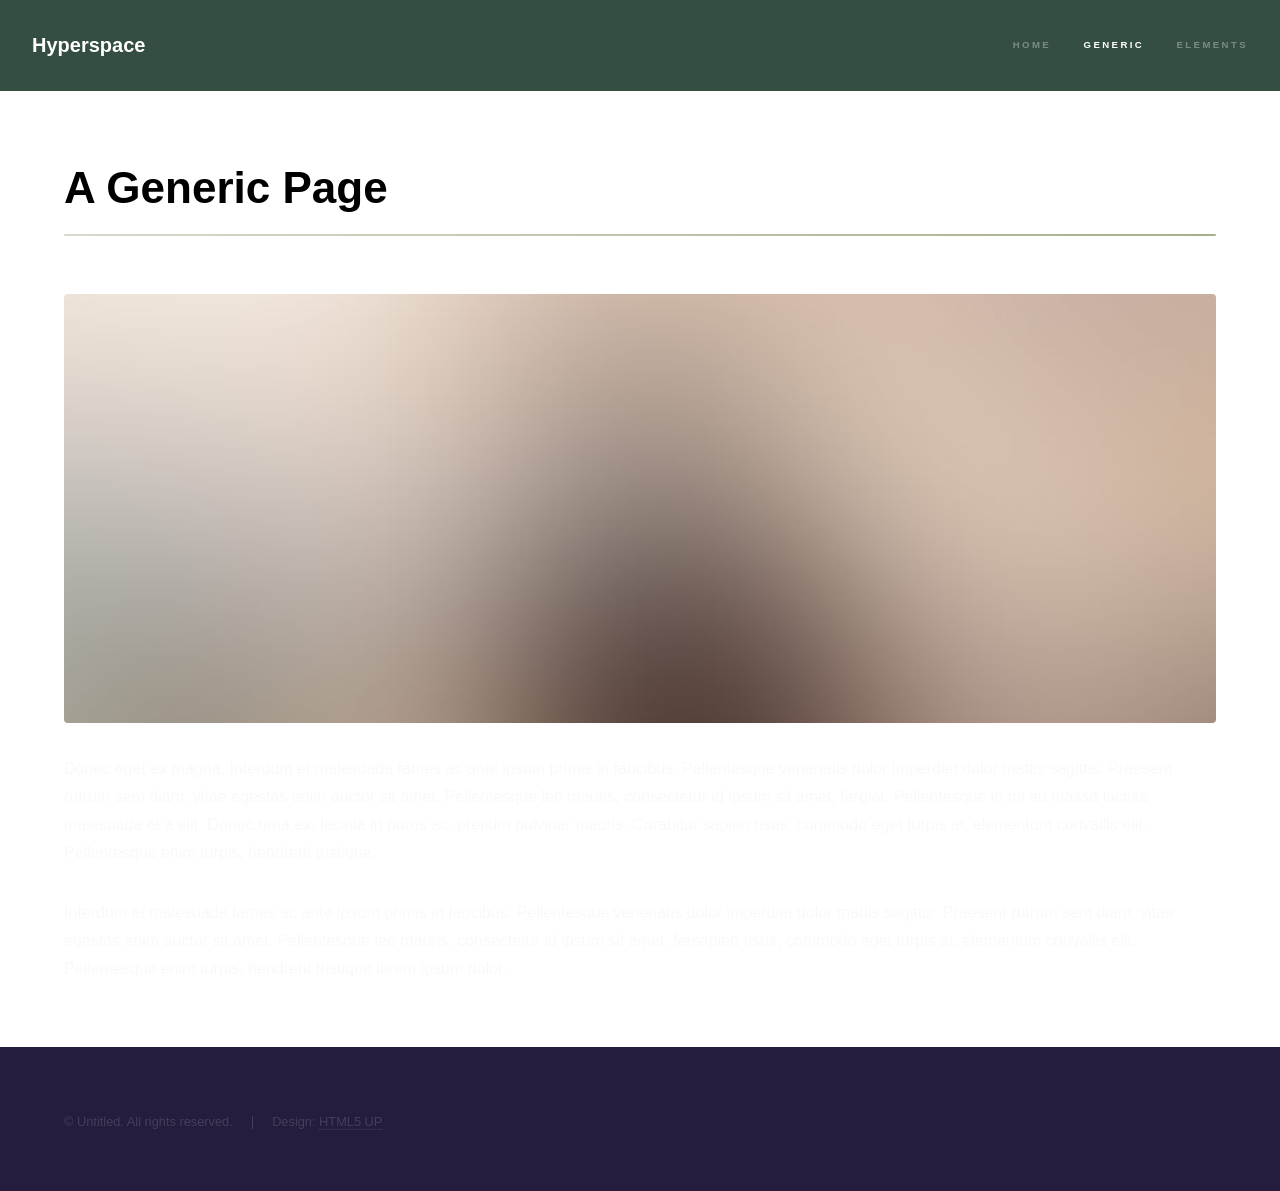
<file: generic.html>
<!DOCTYPE HTML>
<!--
	Hyperspace by HTML5 UP
	html5up.net | @ajlkn
	Free for personal and commercial use under the CCA 3.0 license (html5up.net/license)
-->
<html>
	<head>
		<title>Generic - Hyperspace by HTML5 UP</title>
		<meta charset="utf-8" />
		<meta name="viewport" content="width=device-width, initial-scale=1, user-scalable=no" />
		<link rel="stylesheet" href="assets/css/main.css" />
		<noscript><link rel="stylesheet" href="assets/css/noscript.css" /></noscript>
	</head>
	<body class="is-preload">

		<!-- Header -->
			<header id="header">
				<a href="index.html" class="title">Hyperspace</a>
				<nav>
					<ul>
						<li><a href="index.html">Home</a></li>
						<li><a href="generic.html" class="active">Generic</a></li>
						<li><a href="elements.html">Elements</a></li>
					</ul>
				</nav>
			</header>

		<!-- Wrapper -->
			<div id="wrapper">

				<!-- Main -->
					<section id="main" class="wrapper">
						<div class="inner">
							<h1 class="major">A Generic Page</h1>
							<span class="image fit"><img src="images/pic04.jpg" alt="" /></span>
							<p>Donec eget ex magna. Interdum et malesuada fames ac ante ipsum primis in faucibus. Pellentesque venenatis dolor imperdiet dolor mattis sagittis. Praesent rutrum sem diam, vitae egestas enim auctor sit amet. Pellentesque leo mauris, consectetur id ipsum sit amet, fergiat. Pellentesque in mi eu massa lacinia malesuada et a elit. Donec urna ex, lacinia in purus ac, pretium pulvinar mauris. Curabitur sapien risus, commodo eget turpis at, elementum convallis elit. Pellentesque enim turpis, hendrerit tristique.</p>
							<p>Interdum et malesuada fames ac ante ipsum primis in faucibus. Pellentesque venenatis dolor imperdiet dolor mattis sagittis. Praesent rutrum sem diam, vitae egestas enim auctor sit amet. Pellentesque leo mauris, consectetur id ipsum sit amet, fersapien risus, commodo eget turpis at, elementum convallis elit. Pellentesque enim turpis, hendrerit tristique lorem ipsum dolor.</p>
						</div>
					</section>

			</div>

		<!-- Footer -->
			<footer id="footer" class="wrapper alt">
				<div class="inner">
					<ul class="menu">
						<li>&copy; Untitled. All rights reserved.</li><li>Design: <a href="http://html5up.net">HTML5 UP</a></li>
					</ul>
				</div>
			</footer>

		<!-- Scripts -->
			<script src="assets/js/jquery.min.js"></script>
			<script src="assets/js/jquery.scrollex.min.js"></script>
			<script src="assets/js/jquery.scrolly.min.js"></script>
			<script src="assets/js/browser.min.js"></script>
			<script src="assets/js/breakpoints.min.js"></script>
			<script src="assets/js/util.js"></script>
			<script src="assets/js/main.js"></script>

	</body>
</html>
</file>
<file: assets/css/noscript.css>
/*
	Hyperspace by HTML5 UP
	html5up.net | @ajlkn
	Free for personal and commercial use under the CCA 3.0 license (html5up.net/license)
*/

/* Spotlights */

	.spotlights > section > .image:before {
		opacity: 0 !important;
	}

	.spotlights > section > .content > .inner {
		-moz-transform: none !important;
		-webkit-transform: none !important;
		-ms-transform: none !important;
		transform: none !important;
		opacity: 1 !important;
	}

/* Wrapper */

	.wrapper > .inner {
		opacity: 1 !important;
		-moz-transform: none !important;
		-webkit-transform: none !important;
		-ms-transform: none !important;
		transform: none !important;
	}

/* Sidebar */

	#sidebar > .inner {
		opacity: 1 !important;
	}

	#sidebar nav > ul > li {
		-moz-transform: none !important;
		-webkit-transform: none !important;
		-ms-transform: none !important;
		transform: none !important;
		opacity: 1 !important;
	}
</file>
<file: assets/css/main.css>
@import url(fontawesome-all.min.css);

/*
	Hyperspace by HTML5 UP
	html5up.net | @ajlkn
	Free for personal and commercial use under the CCA 3.0 license (html5up.net/license)
*/

html,
body,
div,
span,
applet,
object,
iframe,
h1,
h2,
h3,
h4,
h5,
h6,
p,
blockquote,
pre,
a,
abbr,
acronym,
address,
big,
cite,
code,
del,
dfn,
em,
img,
ins,
kbd,
q,
s,
samp,
small,
strike,
strong,
sub,
sup,
tt,
var,
b,
u,
i,
center,
dl,
dt,
dd,
ol,
ul,
li,
fieldset,
form,
label,
legend,
table,
caption,
tbody,
tfoot,
thead,
tr,
th,
td,
article,
aside,
canvas,
details,
embed,
figure,
figcaption,
footer,
header,
hgroup,
menu,
nav,
output,
ruby,
section,
summary,
time,
mark,
audio,
video {
	margin: 0;
	padding: 0;
	border: 0;
	font-size: 100%;
	font: inherit;
	vertical-align: baseline;
}

article,
aside,
details,
figcaption,
figure,
footer,
header,
hgroup,
menu,
nav,
section {
	display: block;
}

body {
	line-height: 1;
}

ol,
ul {
	list-style: none;
}

blockquote,
q {
	quotes: none;
}

blockquote:before,
blockquote:after,
q:before,
q:after {
	content: '';
	content: none;
}

table {
	border-collapse: collapse;
	border-spacing: 0;
}

body {
	-webkit-text-size-adjust: none;
}

mark {
	background-color: transparent;
	color: inherit;
}

input::-moz-focus-inner {
	border: 0;
	padding: 0;
}

input,
select,
textarea {
	-moz-appearance: none;
	-webkit-appearance: none;
	-ms-appearance: none;
	appearance: none;
}

/* Basic */

@-ms-viewport {
	width: device-width;
}

body {
	-ms-overflow-style: scrollbar;
}

@media screen and (max-width: 480px) {

	html,
	body {
		min-width: 320px;
	}

}

html {
	box-sizing: border-box;
}

*,
*:before,
*:after {
	box-sizing: inherit;
}

body {
	background: #ffffff;
}

body.is-preload *,
body.is-preload *:before,
body.is-preload *:after {
	-moz-animation: none !important;
	-webkit-animation: none !important;
	-ms-animation: none !important;
	animation: none !important;
	-moz-transition: none !important;
	-webkit-transition: none !important;
	-ms-transition: none !important;
	transition: none !important;
}

/* Type */

body,
input,
select,
textarea {
	color: #212529;
	font-family: Arial, Helvetica, sans-serif;
	font-size: 16.5pt;
	font-weight: normal;
	line-height: 1.75;
}

@media screen and (max-width: 1680px) {

	body,
	input,
	select,
	textarea {
		font-size: 13pt;
	}

}

@media screen and (max-width: 1280px) {

	body,
	input,
	select,
	textarea {
		font-size: 12pt;
	}

}

@media screen and (max-width: 360px) {

	body,
	input,
	select,
	textarea {
		font-size: 11pt;
	}

}

a {
	-moz-transition: color 0.2s ease, border-bottom-color 0.2s ease;
	-webkit-transition: color 0.2s ease, border-bottom-color 0.2s ease;
	-ms-transition: color 0.2s ease, border-bottom-color 0.2s ease;
	transition: color 0.2s ease, border-bottom-color 0.2s ease;
	border-bottom: dotted 1px rgba(255, 255, 255, 0.35);
	color: inherit;
	text-decoration: none;
}

a:hover {
	border-bottom-color: transparent;
	color: #ffffff;
}

strong,
b {
	color: #ffffff;
	font-weight: bold;
}

em,
i {
	font-style: italic;
}

p {
	margin: 0 0 2em 0;
}

h1,
h2,
h3,
h4,
h5,
h6 {
	color: #ffffff;
	font-weight: bold;
	line-height: 1.5;
	margin: 0 0 0.5em 0;
}

h1 a,
h2 a,
h3 a,
h4 a,
h5 a,
h6 a {
	color: inherit;
	text-decoration: none;
}

h1 {
	font-size: 2.75em;
}

h1.major {
	margin: 0 0 1.3em 0;
	position: relative;
	padding-bottom: 0.35em;
	color: #000 !important;
}

h1.major:after {
	background-image: -moz-linear-gradient(to right, #dad7cd, #a3b18a);
	background-image: -webkit-linear-gradient(to right, #dad7cd, #a3b18a);
	background-image: -ms-linear-gradient(to right, #dad7cd, #a3b18a);
	background-image: linear-gradient(to right, #dad7cd, #a3b18a);
	-moz-transition: max-width 0.2s ease;
	-webkit-transition: max-width 0.2s ease;
	-ms-transition: max-width 0.2s ease;
	transition: max-width 0.2s ease;
	border-radius: 0.2em;
	bottom: 0;
	content: '';
	height: 0.05em;
	position: absolute;
	right: 0;
	width: 100%;
}

h2 {
	font-size: 1.75em;
}

h3 {
	font-size: 1.1em;
}

h4 {
	font-size: 1em;
}

h5 {
	font-size: 0.8em;
}

h6 {
	font-size: 0.6em;
}

@media screen and (max-width: 736px) {

	h1 {
		font-size: 2em;
	}

	h2 {
		font-size: 1.25em;
	}

	h3 {
		font-size: 1em;
	}

	h4 {
		font-size: 0.8em;
	}

	h5 {
		font-size: 0.6em;
	}

	h6 {
		font-size: 0.6em;
	}

}


sub {
	font-size: 0.8em;
	position: relative;
	top: 0.5em;
}

sup {
	font-size: 0.8em;
	position: relative;
	top: -0.5em;
}

blockquote {
	border-left: solid 4px rgba(255, 255, 255, 0.15);
	font-style: italic;
	margin: 0 0 2em 0;
	padding: 0.5em 0 0.5em 2em;
}

code {
	background: rgba(255, 255, 255, 0.05);
	border-radius: 0.25em;
	border: solid 1px rgba(255, 255, 255, 0.15);
	font-family: "Courier New", monospace;
	font-size: 0.9em;
	margin: 0 0.25em;
	padding: 0.25em 0.65em;
}

pre {
	-webkit-overflow-scrolling: touch;
	font-family: "Courier New", monospace;
	font-size: 0.9em;
	margin: 0 0 2em 0;
}

pre code {
	display: block;
	line-height: 1.75em;
	padding: 1em 1.5em;
	overflow-x: auto;
}

hr {
	border: 0;
	border-bottom: solid 1px rgba(255, 255, 255, 0.15);
	margin: 2em 0;
}

hr.major {
	margin: 3em 0;
}

.align-left {
	text-align: left;
}

.align-center {
	text-align: center;
}

.align-right {
	text-align: right;
}

/* Row */

.row {
	display: flex;
	flex-wrap: wrap;
	box-sizing: border-box;
	align-items: stretch;
}

.row>* {
	box-sizing: border-box;
}

.row.gtr-uniform>*> :last-child {
	margin-bottom: 0;
}

.row.aln-left {
	justify-content: flex-start;
}

.row.aln-center {
	justify-content: center;
}

.row.aln-right {
	justify-content: flex-end;
}

.row.aln-top {
	align-items: flex-start;
}

.row.aln-middle {
	align-items: center;
}

.row.aln-bottom {
	align-items: flex-end;
}

.row>.imp {
	order: -1;
}

.row>.col-1 {
	width: 8.33333%;
}

.row>.off-1 {
	margin-left: 8.33333%;
}

.row>.col-2 {
	width: 16.66667%;
}

.row>.off-2 {
	margin-left: 16.66667%;
}

.row>.col-3 {
	width: 25%;
}

.row>.off-3 {
	margin-left: 25%;
}

.row>.col-4 {
	width: 33.33333%;
}

.row>.off-4 {
	margin-left: 33.33333%;
}

.row>.col-5 {
	width: 41.66667%;
}

.row>.off-5 {
	margin-left: 41.66667%;
}

.row>.col-6 {
	width: 50%;
}

.row>.off-6 {
	margin-left: 50%;
}

.row>.col-7 {
	width: 58.33333%;
}

.row>.off-7 {
	margin-left: 58.33333%;
}

.row>.col-8 {
	width: 66.66667%;
}

.row>.off-8 {
	margin-left: 66.66667%;
}

.row>.col-9 {
	width: 75%;
}

.row>.off-9 {
	margin-left: 75%;
}

.row>.col-10 {
	width: 83.33333%;
}

.row>.off-10 {
	margin-left: 83.33333%;
}

.row>.col-11 {
	width: 91.66667%;
}

.row>.off-11 {
	margin-left: 91.66667%;
}

.row>.col-12 {
	width: 100%;
}

.row>.off-12 {
	margin-left: 100%;
}

.row.gtr-0 {
	margin-top: 0;
	margin-left: 0em;
}

.row.gtr-0>* {
	padding: 0 0 0 0em;
}

.row.gtr-0.gtr-uniform {
	margin-top: 0em;
}

.row.gtr-0.gtr-uniform>* {
	padding-top: 0em;
}

.row.gtr-25 {
	margin-top: 0;
	margin-left: -0.375em;
}

.row.gtr-25>* {
	padding: 0 0 0 0.375em;
}

.row.gtr-25.gtr-uniform {
	margin-top: -0.375em;
}

.row.gtr-25.gtr-uniform>* {
	padding-top: 0.375em;
}

.row.gtr-50 {
	margin-top: 0;
	margin-left: -0.75em;
}

.row.gtr-50>* {
	padding: 0 0 0 0.75em;
}

.row.gtr-50.gtr-uniform {
	margin-top: -0.75em;
}

.row.gtr-50.gtr-uniform>* {
	padding-top: 0.75em;
}

.row {
	margin-top: 0;
	margin-left: -1.5em;
}

.row>* {
	padding: 0 0 0 1.5em;
}

.row.gtr-uniform {
	margin-top: -1.5em;
}

.row.gtr-uniform>* {
	padding-top: 1.5em;
}

.row.gtr-150 {
	margin-top: 0;
	margin-left: -2.25em;
}

.row.gtr-150>* {
	padding: 0 0 0 2.25em;
}

.row.gtr-150.gtr-uniform {
	margin-top: -2.25em;
}

.row.gtr-150.gtr-uniform>* {
	padding-top: 2.25em;
}

.row.gtr-200 {
	margin-top: 0;
	margin-left: -3em;
}

.row.gtr-200>* {
	padding: 0 0 0 3em;
}

.row.gtr-200.gtr-uniform {
	margin-top: -3em;
}

.row.gtr-200.gtr-uniform>* {
	padding-top: 3em;
}

@media screen and (max-width: 1680px) {

	.row {
		display: flex;
		flex-wrap: wrap;
		box-sizing: border-box;
		align-items: stretch;
	}

	.row>* {
		box-sizing: border-box;
	}

	.row.gtr-uniform>*> :last-child {
		margin-bottom: 0;
	}

	.row.aln-left {
		justify-content: flex-start;
	}

	.row.aln-center {
		justify-content: center;
	}

	.row.aln-right {
		justify-content: flex-end;
	}

	.row.aln-top {
		align-items: flex-start;
	}

	.row.aln-middle {
		align-items: center;
	}

	.row.aln-bottom {
		align-items: flex-end;
	}

	.row>.imp-xlarge {
		order: -1;
	}

	.row>.col-1-xlarge {
		width: 8.33333%;
	}

	.row>.off-1-xlarge {
		margin-left: 8.33333%;
	}

	.row>.col-2-xlarge {
		width: 16.66667%;
	}

	.row>.off-2-xlarge {
		margin-left: 16.66667%;
	}

	.row>.col-3-xlarge {
		width: 25%;
	}

	.row>.off-3-xlarge {
		margin-left: 25%;
	}

	.row>.col-4-xlarge {
		width: 33.33333%;
	}

	.row>.off-4-xlarge {
		margin-left: 33.33333%;
	}

	.row>.col-5-xlarge {
		width: 41.66667%;
	}

	.row>.off-5-xlarge {
		margin-left: 41.66667%;
	}

	.row>.col-6-xlarge {
		width: 50%;
	}

	.row>.off-6-xlarge {
		margin-left: 50%;
	}

	.row>.col-7-xlarge {
		width: 58.33333%;
	}

	.row>.off-7-xlarge {
		margin-left: 58.33333%;
	}

	.row>.col-8-xlarge {
		width: 66.66667%;
	}

	.row>.off-8-xlarge {
		margin-left: 66.66667%;
	}

	.row>.col-9-xlarge {
		width: 75%;
	}

	.row>.off-9-xlarge {
		margin-left: 75%;
	}

	.row>.col-10-xlarge {
		width: 83.33333%;
	}

	.row>.off-10-xlarge {
		margin-left: 83.33333%;
	}

	.row>.col-11-xlarge {
		width: 91.66667%;
	}

	.row>.off-11-xlarge {
		margin-left: 91.66667%;
	}

	.row>.col-12-xlarge {
		width: 100%;
	}

	.row>.off-12-xlarge {
		margin-left: 100%;
	}

	.row.gtr-0 {
		margin-top: 0;
		margin-left: 0em;
	}

	.row.gtr-0>* {
		padding: 0 0 0 0em;
	}

	.row.gtr-0.gtr-uniform {
		margin-top: 0em;
	}

	.row.gtr-0.gtr-uniform>* {
		padding-top: 0em;
	}

	.row.gtr-25 {
		margin-top: 0;
		margin-left: -0.375em;
	}

	.row.gtr-25>* {
		padding: 0 0 0 0.375em;
	}

	.row.gtr-25.gtr-uniform {
		margin-top: -0.375em;
	}

	.row.gtr-25.gtr-uniform>* {
		padding-top: 0.375em;
	}

	.row.gtr-50 {
		margin-top: 0;
		margin-left: -0.75em;
	}

	.row.gtr-50>* {
		padding: 0 0 0 0.75em;
	}

	.row.gtr-50.gtr-uniform {
		margin-top: -0.75em;
	}

	.row.gtr-50.gtr-uniform>* {
		padding-top: 0.75em;
	}

	.row {
		margin-top: 0;
		margin-left: -1.5em;
	}

	.row>* {
		padding: 0 0 0 1.5em;
	}

	.row.gtr-uniform {
		margin-top: -1.5em;
	}

	.row.gtr-uniform>* {
		padding-top: 1.5em;
	}

	.row.gtr-150 {
		margin-top: 0;
		margin-left: -2.25em;
	}

	.row.gtr-150>* {
		padding: 0 0 0 2.25em;
	}

	.row.gtr-150.gtr-uniform {
		margin-top: -2.25em;
	}

	.row.gtr-150.gtr-uniform>* {
		padding-top: 2.25em;
	}

	.row.gtr-200 {
		margin-top: 0;
		margin-left: -3em;
	}

	.row.gtr-200>* {
		padding: 0 0 0 3em;
	}

	.row.gtr-200.gtr-uniform {
		margin-top: -3em;
	}

	.row.gtr-200.gtr-uniform>* {
		padding-top: 3em;
	}

}

@media screen and (max-width: 1280px) {

	.row {
		display: flex;
		flex-wrap: wrap;
		box-sizing: border-box;
		align-items: stretch;
	}

	.row>* {
		box-sizing: border-box;
	}

	.row.gtr-uniform>*> :last-child {
		margin-bottom: 0;
	}

	.row.aln-left {
		justify-content: flex-start;
	}

	.row.aln-center {
		justify-content: center;
	}

	.row.aln-right {
		justify-content: flex-end;
	}

	.row.aln-top {
		align-items: flex-start;
	}

	.row.aln-middle {
		align-items: center;
	}

	.row.aln-bottom {
		align-items: flex-end;
	}

	.row>.imp-large {
		order: -1;
	}

	.row>.col-1-large {
		width: 8.33333%;
	}

	.row>.off-1-large {
		margin-left: 8.33333%;
	}

	.row>.col-2-large {
		width: 16.66667%;
	}

	.row>.off-2-large {
		margin-left: 16.66667%;
	}

	.row>.col-3-large {
		width: 25%;
	}

	.row>.off-3-large {
		margin-left: 25%;
	}

	.row>.col-4-large {
		width: 33.33333%;
	}

	.row>.off-4-large {
		margin-left: 33.33333%;
	}

	.row>.col-5-large {
		width: 41.66667%;
	}

	.row>.off-5-large {
		margin-left: 41.66667%;
	}

	.row>.col-6-large {
		width: 50%;
	}

	.row>.off-6-large {
		margin-left: 50%;
	}

	.row>.col-7-large {
		width: 58.33333%;
	}

	.row>.off-7-large {
		margin-left: 58.33333%;
	}

	.row>.col-8-large {
		width: 66.66667%;
	}

	.row>.off-8-large {
		margin-left: 66.66667%;
	}

	.row>.col-9-large {
		width: 75%;
	}

	.row>.off-9-large {
		margin-left: 75%;
	}

	.row>.col-10-large {
		width: 83.33333%;
	}

	.row>.off-10-large {
		margin-left: 83.33333%;
	}

	.row>.col-11-large {
		width: 91.66667%;
	}

	.row>.off-11-large {
		margin-left: 91.66667%;
	}

	.row>.col-12-large {
		width: 100%;
	}

	.row>.off-12-large {
		margin-left: 100%;
	}

	.row.gtr-0 {
		margin-top: 0;
		margin-left: 0em;
	}

	.row.gtr-0>* {
		padding: 0 0 0 0em;
	}

	.row.gtr-0.gtr-uniform {
		margin-top: 0em;
	}

	.row.gtr-0.gtr-uniform>* {
		padding-top: 0em;
	}

	.row.gtr-25 {
		margin-top: 0;
		margin-left: -0.375em;
	}

	.row.gtr-25>* {
		padding: 0 0 0 0.375em;
	}

	.row.gtr-25.gtr-uniform {
		margin-top: -0.375em;
	}

	.row.gtr-25.gtr-uniform>* {
		padding-top: 0.375em;
	}

	.row.gtr-50 {
		margin-top: 0;
		margin-left: -0.75em;
	}

	.row.gtr-50>* {
		padding: 0 0 0 0.75em;
	}

	.row.gtr-50.gtr-uniform {
		margin-top: -0.75em;
	}

	.row.gtr-50.gtr-uniform>* {
		padding-top: 0.75em;
	}

	.row {
		margin-top: 0;
		margin-left: -1.5em;
	}

	.row>* {
		padding: 0 0 0 1.5em;
	}

	.row.gtr-uniform {
		margin-top: -1.5em;
	}

	.row.gtr-uniform>* {
		padding-top: 1.5em;
	}

	.row.gtr-150 {
		margin-top: 0;
		margin-left: -2.25em;
	}

	.row.gtr-150>* {
		padding: 0 0 0 2.25em;
	}

	.row.gtr-150.gtr-uniform {
		margin-top: -2.25em;
	}

	.row.gtr-150.gtr-uniform>* {
		padding-top: 2.25em;
	}

	.row.gtr-200 {
		margin-top: 0;
		margin-left: -3em;
	}

	.row.gtr-200>* {
		padding: 0 0 0 3em;
	}

	.row.gtr-200.gtr-uniform {
		margin-top: -3em;
	}

	.row.gtr-200.gtr-uniform>* {
		padding-top: 3em;
	}

}

@media screen and (max-width: 980px) {

	.row {
		display: flex;
		flex-wrap: wrap;
		box-sizing: border-box;
		align-items: stretch;
	}

	.row>* {
		box-sizing: border-box;
	}

	.row.gtr-uniform>*> :last-child {
		margin-bottom: 0;
	}

	.row.aln-left {
		justify-content: flex-start;
	}

	.row.aln-center {
		justify-content: center;
	}

	.row.aln-right {
		justify-content: flex-end;
	}

	.row.aln-top {
		align-items: flex-start;
	}

	.row.aln-middle {
		align-items: center;
	}

	.row.aln-bottom {
		align-items: flex-end;
	}

	.row>.imp-medium {
		order: -1;
	}

	.row>.col-1-medium {
		width: 8.33333%;
	}

	.row>.off-1-medium {
		margin-left: 8.33333%;
	}

	.row>.col-2-medium {
		width: 16.66667%;
	}

	.row>.off-2-medium {
		margin-left: 16.66667%;
	}

	.row>.col-3-medium {
		width: 25%;
	}

	.row>.off-3-medium {
		margin-left: 25%;
	}

	.row>.col-4-medium {
		width: 33.33333%;
	}

	.row>.off-4-medium {
		margin-left: 33.33333%;
	}

	.row>.col-5-medium {
		width: 41.66667%;
	}

	.row>.off-5-medium {
		margin-left: 41.66667%;
	}

	.row>.col-6-medium {
		width: 50%;
	}

	.row>.off-6-medium {
		margin-left: 50%;
	}

	.row>.col-7-medium {
		width: 58.33333%;
	}

	.row>.off-7-medium {
		margin-left: 58.33333%;
	}

	.row>.col-8-medium {
		width: 66.66667%;
	}

	.row>.off-8-medium {
		margin-left: 66.66667%;
	}

	.row>.col-9-medium {
		width: 75%;
	}

	.row>.off-9-medium {
		margin-left: 75%;
	}

	.row>.col-10-medium {
		width: 83.33333%;
	}

	.row>.off-10-medium {
		margin-left: 83.33333%;
	}

	.row>.col-11-medium {
		width: 91.66667%;
	}

	.row>.off-11-medium {
		margin-left: 91.66667%;
	}

	.row>.col-12-medium {
		width: 100%;
	}

	.row>.off-12-medium {
		margin-left: 100%;
	}

	.row.gtr-0 {
		margin-top: 0;
		margin-left: 0em;
	}

	.row.gtr-0>* {
		padding: 0 0 0 0em;
	}

	.row.gtr-0.gtr-uniform {
		margin-top: 0em;
	}

	.row.gtr-0.gtr-uniform>* {
		padding-top: 0em;
	}

	.row.gtr-25 {
		margin-top: 0;
		margin-left: -0.375em;
	}

	.row.gtr-25>* {
		padding: 0 0 0 0.375em;
	}

	.row.gtr-25.gtr-uniform {
		margin-top: -0.375em;
	}

	.row.gtr-25.gtr-uniform>* {
		padding-top: 0.375em;
	}

	.row.gtr-50 {
		margin-top: 0;
		margin-left: -0.75em;
	}

	.row.gtr-50>* {
		padding: 0 0 0 0.75em;
	}

	.row.gtr-50.gtr-uniform {
		margin-top: -0.75em;
	}

	.row.gtr-50.gtr-uniform>* {
		padding-top: 0.75em;
	}

	.row {
		margin-top: 0;
		margin-left: -1.5em;
	}

	.row>* {
		padding: 0 0 0 1.5em;
	}

	.row.gtr-uniform {
		margin-top: -1.5em;
	}

	.row.gtr-uniform>* {
		padding-top: 1.5em;
	}

	.row.gtr-150 {
		margin-top: 0;
		margin-left: -2.25em;
	}

	.row.gtr-150>* {
		padding: 0 0 0 2.25em;
	}

	.row.gtr-150.gtr-uniform {
		margin-top: -2.25em;
	}

	.row.gtr-150.gtr-uniform>* {
		padding-top: 2.25em;
	}

	.row.gtr-200 {
		margin-top: 0;
		margin-left: -3em;
	}

	.row.gtr-200>* {
		padding: 0 0 0 3em;
	}

	.row.gtr-200.gtr-uniform {
		margin-top: -3em;
	}

	.row.gtr-200.gtr-uniform>* {
		padding-top: 3em;
	}

}

@media screen and (max-width: 736px) {

	.row {
		display: flex;
		flex-wrap: wrap;
		box-sizing: border-box;
		align-items: stretch;
	}

	.row>* {
		box-sizing: border-box;
	}

	.row.gtr-uniform>*> :last-child {
		margin-bottom: 0;
	}

	.row.aln-left {
		justify-content: flex-start;
	}

	.row.aln-center {
		justify-content: center;
	}

	.row.aln-right {
		justify-content: flex-end;
	}

	.row.aln-top {
		align-items: flex-start;
	}

	.row.aln-middle {
		align-items: center;
	}

	.row.aln-bottom {
		align-items: flex-end;
	}

	.row>.imp-small {
		order: -1;
	}

	.row>.col-1-small {
		width: 8.33333%;
	}

	.row>.off-1-small {
		margin-left: 8.33333%;
	}

	.row>.col-2-small {
		width: 16.66667%;
	}

	.row>.off-2-small {
		margin-left: 16.66667%;
	}

	.row>.col-3-small {
		width: 25%;
	}

	.row>.off-3-small {
		margin-left: 25%;
	}

	.row>.col-4-small {
		width: 33.33333%;
	}

	.row>.off-4-small {
		margin-left: 33.33333%;
	}

	.row>.col-5-small {
		width: 41.66667%;
	}

	.row>.off-5-small {
		margin-left: 41.66667%;
	}

	.row>.col-6-small {
		width: 50%;
	}

	.row>.off-6-small {
		margin-left: 50%;
	}

	.row>.col-7-small {
		width: 58.33333%;
	}

	.row>.off-7-small {
		margin-left: 58.33333%;
	}

	.row>.col-8-small {
		width: 66.66667%;
	}

	.row>.off-8-small {
		margin-left: 66.66667%;
	}

	.row>.col-9-small {
		width: 75%;
	}

	.row>.off-9-small {
		margin-left: 75%;
	}

	.row>.col-10-small {
		width: 83.33333%;
	}

	.row>.off-10-small {
		margin-left: 83.33333%;
	}

	.row>.col-11-small {
		width: 91.66667%;
	}

	.row>.off-11-small {
		margin-left: 91.66667%;
	}

	.row>.col-12-small {
		width: 100%;
	}

	.row>.off-12-small {
		margin-left: 100%;
	}

	.row.gtr-0 {
		margin-top: 0;
		margin-left: 0em;
	}

	.row.gtr-0>* {
		padding: 0 0 0 0em;
	}

	.row.gtr-0.gtr-uniform {
		margin-top: 0em;
	}

	.row.gtr-0.gtr-uniform>* {
		padding-top: 0em;
	}

	.row.gtr-25 {
		margin-top: 0;
		margin-left: -0.375em;
	}

	.row.gtr-25>* {
		padding: 0 0 0 0.375em;
	}

	.row.gtr-25.gtr-uniform {
		margin-top: -0.375em;
	}

	.row.gtr-25.gtr-uniform>* {
		padding-top: 0.375em;
	}

	.row.gtr-50 {
		margin-top: 0;
		margin-left: -0.75em;
	}

	.row.gtr-50>* {
		padding: 0 0 0 0.75em;
	}

	.row.gtr-50.gtr-uniform {
		margin-top: -0.75em;
	}

	.row.gtr-50.gtr-uniform>* {
		padding-top: 0.75em;
	}

	.row {
		margin-top: 0;
		margin-left: -1.5em;
	}

	.row>* {
		padding: 0 0 0 1.5em;
	}

	.row.gtr-uniform {
		margin-top: -1.5em;
	}

	.row.gtr-uniform>* {
		padding-top: 1.5em;
	}

	.row.gtr-150 {
		margin-top: 0;
		margin-left: -2.25em;
	}

	.row.gtr-150>* {
		padding: 0 0 0 2.25em;
	}

	.row.gtr-150.gtr-uniform {
		margin-top: -2.25em;
	}

	.row.gtr-150.gtr-uniform>* {
		padding-top: 2.25em;
	}

	.row.gtr-200 {
		margin-top: 0;
		margin-left: -3em;
	}

	.row.gtr-200>* {
		padding: 0 0 0 3em;
	}

	.row.gtr-200.gtr-uniform {
		margin-top: -3em;
	}

	.row.gtr-200.gtr-uniform>* {
		padding-top: 3em;
	}

}

@media screen and (max-width: 480px) {

	.row {
		display: flex;
		flex-wrap: wrap;
		box-sizing: border-box;
		align-items: stretch;
	}

	.row>* {
		box-sizing: border-box;
	}

	.row.gtr-uniform>*> :last-child {
		margin-bottom: 0;
	}

	.row.aln-left {
		justify-content: flex-start;
	}

	.row.aln-center {
		justify-content: center;
	}

	.row.aln-right {
		justify-content: flex-end;
	}

	.row.aln-top {
		align-items: flex-start;
	}

	.row.aln-middle {
		align-items: center;
	}

	.row.aln-bottom {
		align-items: flex-end;
	}

	.row>.imp-xsmall {
		order: -1;
	}

	.row>.col-1-xsmall {
		width: 8.33333%;
	}

	.row>.off-1-xsmall {
		margin-left: 8.33333%;
	}

	.row>.col-2-xsmall {
		width: 16.66667%;
	}

	.row>.off-2-xsmall {
		margin-left: 16.66667%;
	}

	.row>.col-3-xsmall {
		width: 25%;
	}

	.row>.off-3-xsmall {
		margin-left: 25%;
	}

	.row>.col-4-xsmall {
		width: 33.33333%;
	}

	.row>.off-4-xsmall {
		margin-left: 33.33333%;
	}

	.row>.col-5-xsmall {
		width: 41.66667%;
	}

	.row>.off-5-xsmall {
		margin-left: 41.66667%;
	}

	.row>.col-6-xsmall {
		width: 50%;
	}

	.row>.off-6-xsmall {
		margin-left: 50%;
	}

	.row>.col-7-xsmall {
		width: 58.33333%;
	}

	.row>.off-7-xsmall {
		margin-left: 58.33333%;
	}

	.row>.col-8-xsmall {
		width: 66.66667%;
	}

	.row>.off-8-xsmall {
		margin-left: 66.66667%;
	}

	.row>.col-9-xsmall {
		width: 75%;
	}

	.row>.off-9-xsmall {
		margin-left: 75%;
	}

	.row>.col-10-xsmall {
		width: 83.33333%;
	}

	.row>.off-10-xsmall {
		margin-left: 83.33333%;
	}

	.row>.col-11-xsmall {
		width: 91.66667%;
	}

	.row>.off-11-xsmall {
		margin-left: 91.66667%;
	}

	.row>.col-12-xsmall {
		width: 100%;
	}

	.row>.off-12-xsmall {
		margin-left: 100%;
	}

	.row.gtr-0 {
		margin-top: 0;
		margin-left: 0em;
	}

	.row.gtr-0>* {
		padding: 0 0 0 0em;
	}

	.row.gtr-0.gtr-uniform {
		margin-top: 0em;
	}

	.row.gtr-0.gtr-uniform>* {
		padding-top: 0em;
	}

	.row.gtr-25 {
		margin-top: 0;
		margin-left: -0.375em;
	}

	.row.gtr-25>* {
		padding: 0 0 0 0.375em;
	}

	.row.gtr-25.gtr-uniform {
		margin-top: -0.375em;
	}

	.row.gtr-25.gtr-uniform>* {
		padding-top: 0.375em;
	}

	.row.gtr-50 {
		margin-top: 0;
		margin-left: -0.75em;
	}

	.row.gtr-50>* {
		padding: 0 0 0 0.75em;
	}

	.row.gtr-50.gtr-uniform {
		margin-top: -0.75em;
	}

	.row.gtr-50.gtr-uniform>* {
		padding-top: 0.75em;
	}

	.row {
		margin-top: 0;
		margin-left: -1.5em;
	}

	.row>* {
		padding: 0 0 0 1.5em;
	}

	.row.gtr-uniform {
		margin-top: -1.5em;
	}

	.row.gtr-uniform>* {
		padding-top: 1.5em;
	}

	.row.gtr-150 {
		margin-top: 0;
		margin-left: -2.25em;
	}

	.row.gtr-150>* {
		padding: 0 0 0 2.25em;
	}

	.row.gtr-150.gtr-uniform {
		margin-top: -2.25em;
	}

	.row.gtr-150.gtr-uniform>* {
		padding-top: 2.25em;
	}

	.row.gtr-200 {
		margin-top: 0;
		margin-left: -3em;
	}

	.row.gtr-200>* {
		padding: 0 0 0 3em;
	}

	.row.gtr-200.gtr-uniform {
		margin-top: -3em;
	}

	.row.gtr-200.gtr-uniform>* {
		padding-top: 3em;
	}

}

/* Box */

.box {
	border-radius: 0.25em;
	border: solid 1px rgba(255, 255, 255, 0.15);
	margin-bottom: 2em;
	padding: 1.5em;
}

.box> :last-child,
.box> :last-child> :last-child,
.box> :last-child> :last-child> :last-child {
	margin-bottom: 0;
}

.box.alt {
	border: 0;
	border-radius: 0;
	padding: 0;
}

/* Button */

input[type="submit"],
input[type="reset"],
input[type="button"],
button,
.button {
	-moz-appearance: none;
	-webkit-appearance: none;
	-ms-appearance: none;
	appearance: none;
	-moz-transition: border-color 0.2s ease;
	-webkit-transition: border-color 0.2s ease;
	-ms-transition: border-color 0.2s ease;
	transition: border-color 0.2s ease;
	background-color: transparent;
	border: solid 1px !important;
	border-color: rgba(255, 255, 255, 0.15) !important;
	border-radius: 3em;
	color: #ffffff !important;
	cursor: pointer;
	display: inline-block;
	font-size: 0.6em;
	font-weight: bold;
	height: calc(4.75em + 2px);
	letter-spacing: 0.25em;
	line-height: 4.75em;
	outline: 0;
	padding: 0 3.75em;
	position: relative;
	text-align: center;
	text-decoration: none;
	text-transform: uppercase;
	white-space: nowrap;
}

#intro-button {
	-moz-appearance: none;
	-webkit-appearance: none;
	-ms-appearance: none;
	appearance: none;
	-moz-transition: border-color 0.2s ease;
	-webkit-transition: border-color 0.2s ease;
	-ms-transition: border-color 0.2s ease;
	transition: border-color 0.2s ease;
	background-color: transparent;
	border: solid 1px !important;
	border-color: #000 !important;
	border-radius: 3em;
	color: #000 !important;
	cursor: pointer;
	display: inline-block;
	font-size: 0.6em;
	font-weight: bold;
	height: calc(4.75em + 2px);
	letter-spacing: 0.25em;
	line-height: 4.75em;
	outline: 0;
	padding: 0 3.75em;
	position: relative;
	text-align: center;
	text-decoration: none;
	text-transform: uppercase;
	white-space: nowrap;

}

input[type="submit"]:after,
input[type="reset"]:after,
input[type="button"]:after,
button:after,
.button:after {
	-moz-transform: scale(0.25);
	-webkit-transform: scale(0.25);
	-ms-transform: scale(0.25);
	transform: scale(0.25);
	pointer-events: none;
	-moz-transition: opacity 0.2s ease, -moz-transform 0.2s ease;
	-webkit-transition: opacity 0.2s ease, -webkit-transform 0.2s ease;
	-ms-transition: opacity 0.2s ease, -ms-transform 0.2s ease;
	transition: opacity 0.2s ease, transform 0.2s ease;
	background: #ffffff;
	border-radius: 3em;
	content: '';
	height: 100%;
	left: 0;
	opacity: 0;
	position: absolute;
	top: 0;
	width: 100%;
}

input[type="submit"].icon:before,
input[type="reset"].icon:before,
input[type="button"].icon:before,
button.icon:before,
.button.icon:before {
	margin-right: 0.75em;
}

input[type="submit"].fit,
input[type="reset"].fit,
input[type="button"].fit,
button.fit,
.button.fit {
	width: 100%;
}

input[type="submit"].small,
input[type="reset"].small,
input[type="button"].small,
button.small,
.button.small {
	font-size: 0.4em;
}

input[type="submit"].large,
input[type="reset"].large,
input[type="button"].large,
button.large,
.button.large {
	font-size: 0.8em;
}

input[type="submit"].primary,
input[type="reset"].primary,
input[type="button"].primary,
button.primary,
.button.primary {
	background-color: #ffffff;
	color: #312450 !important;
}

input[type="submit"].primary:after,
input[type="reset"].primary:after,
input[type="button"].primary:after,
button.primary:after,
.button.primary:after {
	display: none;
}

input[type="submit"].disabled,
input[type="submit"]:disabled,
input[type="reset"].disabled,
input[type="reset"]:disabled,
input[type="button"].disabled,
input[type="button"]:disabled,
button.disabled,
button:disabled,
.button.disabled,
.button:disabled {
	cursor: default;
	opacity: 0.5;
	pointer-events: none;
}

input[type="submit"]:hover,
input[type="reset"]:hover,
input[type="button"]:hover,
button:hover,
.button:hover {
	border-color: rgba(255, 255, 255, 0.55) !important;
}

input[type="submit"]:hover:after,
input[type="reset"]:hover:after,
input[type="button"]:hover:after,
button:hover:after,
.button:hover:after {
	opacity: 0.05;
	-moz-transform: scale(1);
	-webkit-transform: scale(1);
	-ms-transform: scale(1);
	transform: scale(1);
}

input[type="submit"]:hover:active,
input[type="reset"]:hover:active,
input[type="button"]:hover:active,
button:hover:active,
.button:hover:active {
	border-color: #ffffff !important;
}

input[type="submit"]:hover:active:after,
input[type="reset"]:hover:active:after,
input[type="button"]:hover:active:after,
button:hover:active:after,
.button:hover:active:after {
	opacity: 0.1;
}

/* Features */

.features {
	display: -moz-flex;
	display: -webkit-flex;
	display: -ms-flex;
	display: flex;
	-moz-flex-wrap: wrap;
	-webkit-flex-wrap: wrap;
	-ms-flex-wrap: wrap;
	flex-wrap: wrap;
	border-radius: 0.25em;
	border: solid 1px rgba(255, 255, 255, 0.15);
	background: rgba(255, 255, 255, 0.05);
	margin: 0 0 2em 0;
}

.features section {
	padding: 3.5em 3em 1em 7em;
	width: 50%;
	border-top: solid 1px rgba(255, 255, 255, 0.15);
	position: relative;
}

.features section:nth-child(-n + 2) {
	border-top-width: 0;
}

.features section:nth-child(2n) {
	border-left: solid 1px rgba(255, 255, 255, 0.15);
}

.features section .icon {
	-moz-transition: opacity 0.5s ease, -moz-transform 0.5s ease;
	-webkit-transition: opacity 0.5s ease, -webkit-transform 0.5s ease;
	-ms-transition: opacity 0.5s ease, -ms-transform 0.5s ease;
	transition: opacity 0.5s ease, transform 0.5s ease;
	-moz-transition-delay: 1s;
	-webkit-transition-delay: 1s;
	-ms-transition-delay: 1s;
	transition-delay: 1s;
	-moz-transform: scale(1);
	-webkit-transform: scale(1);
	-ms-transform: scale(1);
	transform: scale(1);
	position: absolute;
	left: 3em;
	top: 3em;
	opacity: 1;
}

.features section:nth-child(1) .icon {
	-moz-transition-delay: 0.15s;
	-webkit-transition-delay: 0.15s;
	-ms-transition-delay: 0.15s;
	transition-delay: 0.15s;
}

.features section:nth-child(2) .icon {
	-moz-transition-delay: 0.3s;
	-webkit-transition-delay: 0.3s;
	-ms-transition-delay: 0.3s;
	transition-delay: 0.3s;
}

.features section:nth-child(3) .icon {
	-moz-transition-delay: 0.45s;
	-webkit-transition-delay: 0.45s;
	-ms-transition-delay: 0.45s;
	transition-delay: 0.45s;
}

.features section:nth-child(4) .icon {
	-moz-transition-delay: 0.6s;
	-webkit-transition-delay: 0.6s;
	-ms-transition-delay: 0.6s;
	transition-delay: 0.6s;
}

.features section:nth-child(5) .icon {
	-moz-transition-delay: 0.75s;
	-webkit-transition-delay: 0.75s;
	-ms-transition-delay: 0.75s;
	transition-delay: 0.75s;
}

.features section:nth-child(6) .icon {
	-moz-transition-delay: 0.9s;
	-webkit-transition-delay: 0.9s;
	-ms-transition-delay: 0.9s;
	transition-delay: 0.9s;
}

.features section:nth-child(7) .icon {
	-moz-transition-delay: 1.05s;
	-webkit-transition-delay: 1.05s;
	-ms-transition-delay: 1.05s;
	transition-delay: 1.05s;
}

.features section:nth-child(8) .icon {
	-moz-transition-delay: 1.2s;
	-webkit-transition-delay: 1.2s;
	-ms-transition-delay: 1.2s;
	transition-delay: 1.2s;
}

.features section:nth-child(9) .icon {
	-moz-transition-delay: 1.35s;
	-webkit-transition-delay: 1.35s;
	-ms-transition-delay: 1.35s;
	transition-delay: 1.35s;
}

.features section:nth-child(10) .icon {
	-moz-transition-delay: 1.5s;
	-webkit-transition-delay: 1.5s;
	-ms-transition-delay: 1.5s;
	transition-delay: 1.5s;
}

.features section:nth-child(11) .icon {
	-moz-transition-delay: 1.65s;
	-webkit-transition-delay: 1.65s;
	-ms-transition-delay: 1.65s;
	transition-delay: 1.65s;
}

.features section:nth-child(12) .icon {
	-moz-transition-delay: 1.8s;
	-webkit-transition-delay: 1.8s;
	-ms-transition-delay: 1.8s;
	transition-delay: 1.8s;
}

.features section:nth-child(13) .icon {
	-moz-transition-delay: 1.95s;
	-webkit-transition-delay: 1.95s;
	-ms-transition-delay: 1.95s;
	transition-delay: 1.95s;
}

.features section:nth-child(14) .icon {
	-moz-transition-delay: 2.1s;
	-webkit-transition-delay: 2.1s;
	-ms-transition-delay: 2.1s;
	transition-delay: 2.1s;
}

.features section:nth-child(15) .icon {
	-moz-transition-delay: 2.25s;
	-webkit-transition-delay: 2.25s;
	-ms-transition-delay: 2.25s;
	transition-delay: 2.25s;
}

.features section:nth-child(16) .icon {
	-moz-transition-delay: 2.4s;
	-webkit-transition-delay: 2.4s;
	-ms-transition-delay: 2.4s;
	transition-delay: 2.4s;
}

.features section:nth-child(17) .icon {
	-moz-transition-delay: 2.55s;
	-webkit-transition-delay: 2.55s;
	-ms-transition-delay: 2.55s;
	transition-delay: 2.55s;
}

.features section:nth-child(18) .icon {
	-moz-transition-delay: 2.7s;
	-webkit-transition-delay: 2.7s;
	-ms-transition-delay: 2.7s;
	transition-delay: 2.7s;
}

.features section:nth-child(19) .icon {
	-moz-transition-delay: 2.85s;
	-webkit-transition-delay: 2.85s;
	-ms-transition-delay: 2.85s;
	transition-delay: 2.85s;
}

.features section:nth-child(20) .icon {
	-moz-transition-delay: 3s;
	-webkit-transition-delay: 3s;
	-ms-transition-delay: 3s;
	transition-delay: 3s;
}

.features.inactive section .icon {
	-moz-transform: scale(0.5);
	-webkit-transform: scale(0.5);
	-ms-transform: scale(0.5);
	transform: scale(0.5);
	opacity: 0;
}

@media screen and (max-width: 980px) {

	.features {
		display: block;
	}

	.features section {
		border-top-width: 1px !important;
		border-left-width: 0 !important;
		width: 100%;
	}

	.features section:first-child {
		border-top-width: 0 !important;
	}

}

@media screen and (max-width: 736px) {

	.features section {
		padding: 2.5em 1.5em 0.1em 5.5em;
	}

	.features section .icon {
		left: 1.5em;
		top: 2em;
	}

}

@media screen and (max-width: 480px) {

	.features section {
		padding: 2em 1.5em 0.1em 1.5em;
	}

	.features section .icon {
		left: 0;
		position: relative;
		top: 0;
	}

}

/* Form */

form {
	margin: 0 0 2em 0;
}

form> :last-child {
	margin-bottom: 0;
}

form>.fields {
	display: -moz-flex;
	display: -webkit-flex;
	display: -ms-flex;
	display: flex;
	-moz-flex-wrap: wrap;
	-webkit-flex-wrap: wrap;
	-ms-flex-wrap: wrap;
	flex-wrap: wrap;
	width: calc(100% + 3em);
	margin: -1.5em 0 2em -1.5em;
}

form>.fields>.field {
	-moz-flex-grow: 0;
	-webkit-flex-grow: 0;
	-ms-flex-grow: 0;
	flex-grow: 0;
	-moz-flex-shrink: 0;
	-webkit-flex-shrink: 0;
	-ms-flex-shrink: 0;
	flex-shrink: 0;
	padding: 1.5em 0 0 1.5em;
	width: calc(100% - 1.5em);
}

form>.fields>.field.half {
	width: calc(50% - 0.75em);
}

form>.fields>.field.third {
	width: calc(100%/3 - 0.5em);
}

form>.fields>.field.quarter {
	width: calc(25% - 0.375em);
}

@media screen and (max-width: 480px) {

	form>.fields {
		width: calc(100% + 3em);
		margin: -1.5em 0 2em -1.5em;
	}

	form>.fields>.field {
		padding: 1.5em 0 0 1.5em;
		width: calc(100% - 1.5em);
	}

	form>.fields>.field.half {
		width: calc(100% - 1.5em);
	}

	form>.fields>.field.third {
		width: calc(100% - 1.5em);
	}

	form>.fields>.field.quarter {
		width: calc(100% - 1.5em);
	}

}


label {
	color: #000;
	font-weight: bold;
	line-height: 1.5;
	margin: 0 0 0.7em 0;
	display: block;
	font-size: 1.1em;
}

input[type="text"],
input[type="password"],
input[type="email"],
input[type="tel"],
select,
textarea {
	-moz-appearance: none;
	-webkit-appearance: none;
	-ms-appearance: none;
	appearance: none;
	background: rgba(255, 255, 255, 0.05);
	border-radius: 0.25em;
	border: none;
	border: solid 1px rgba(255, 255, 255, 0.15);
	color: inherit;
	display: block;
	outline: 0;
	padding: 0 1em;
	text-decoration: none;
	width: 100%;
}

input[type="text"]:invalid,
input[type="password"]:invalid,
input[type="email"]:invalid,
input[type="tel"]:invalid,
select:invalid,
textarea:invalid {
	box-shadow: none;
}

input[type="text"]:focus,
input[type="password"]:focus,
input[type="email"]:focus,
input[type="tel"]:focus,
select:focus,
textarea:focus {
	border-color: #588157;
	box-shadow: 0 0 0 1px #588157;
}

/* Below if the source code to access the vector image that is currently disabled */

select {
	/* background-image: url("data:image/svg+xml;charset=utf8,%3Csvg xmlns='http://www.w3.org/2000/svg' width='40' height='40' preserveAspectRatio='none' viewBox='0 0 40 40'%3E%3Cpath d='M9.4,12.3l10.4,10.4l10.4-10.4c0.2-0.2,0.5-0.4,0.9-0.4c0.3,0,0.6,0.1,0.9,0.4l3.3,3.3c0.2,0.2,0.4,0.5,0.4,0.9 c0,0.4-0.1,0.6-0.4,0.9L20.7,31.9c-0.2,0.2-0.5,0.4-0.9,0.4c-0.3,0-0.6-0.1-0.9-0.4L4.3,17.3c-0.2-0.2-0.4-0.5-0.4-0.9 c0-0.4,0.1-0.6,0.4-0.9l3.3-3.3c0.2-0.2,0.5-0.4,0.9-0.4S9.1,12.1,9.4,12.3z' fill='rgba(255, 255, 255, 0.15)' /%3E%3C/svg%3E"); */
	background-size: 1.25rem;
	background-repeat: no-repeat;
	background-position: calc(100% - 1rem) center;
	height: 2.75em;
	padding-right: 2.75em;
	text-overflow: ellipsis;
}

select option {
	color: #ffffff;
	background: #312450;
}

select:focus::-ms-value {
	background-color: transparent;
}

select::-ms-expand {
	display: none;
}

input[type="text"],
input[type="password"],
input[type="email"],
select {
	height: 2.75em;
}

textarea {
	padding: 0.75em 1em;
}

body.is-ie textarea {
	min-height: 10em;
}

input[type="checkbox"],
input[type="radio"] {
	-moz-appearance: none;
	-webkit-appearance: none;
	-ms-appearance: none;
	appearance: none;
	display: block;
	float: left;
	margin-right: -2em;
	opacity: 0;
	width: 1em;
	z-index: -1;
}

input[type="checkbox"]+label,
input[type="radio"]+label {
	text-decoration: none;
	color: rgba(255, 255, 255, 0.55);
	cursor: pointer;
	display: inline-block;
	font-size: 1em;
	font-weight: normal;
	padding-left: 2.4em;
	padding-right: 0.75em;
	position: relative;
}

input[type="checkbox"]+label:before,
input[type="radio"]+label:before {
	-moz-osx-font-smoothing: grayscale;
	-webkit-font-smoothing: antialiased;
	display: inline-block;
	font-style: normal;
	font-variant: normal;
	text-rendering: auto;
	line-height: 1;
	text-transform: none !important;
	font-family: 'Font Awesome 5 Free';
	font-weight: 900;
}

input[type="checkbox"]+label:before,
input[type="radio"]+label:before {
	background: rgba(255, 255, 255, 0.05);
	border-radius: 0.25em;
	border: solid 1px rgba(255, 255, 255, 0.15);
	content: '';
	display: inline-block;
	font-size: 0.8em;
	height: 2.0625em;
	left: 0;
	line-height: 2.0625em;
	position: absolute;
	text-align: center;
	top: 0;
	width: 2.0625em;
}

input[type="checkbox"]:checked+label:before,
input[type="radio"]:checked+label:before {
	background: #ffffff;
	border-color: #ffffff;
	color: #b74e91;
	content: '\f00c';
}

input[type="checkbox"]:focus+label:before,
input[type="radio"]:focus+label:before {
	border-color: #ffffff;
	box-shadow: 0 0 0 1px #ffffff;
}

input[type="checkbox"]+label:before {
	border-radius: 0.25em;
}

input[type="radio"]+label:before {
	border-radius: 100%;
}

::-webkit-input-placeholder {
	color: rgba(255, 255, 255, 0.35) !important;
	opacity: 1.0;
}

:-moz-placeholder {
	color: rgba(255, 255, 255, 0.35) !important;
	opacity: 1.0;
}

::-moz-placeholder {
	color: rgba(255, 255, 255, 0.35) !important;
	opacity: 1.0;
}

:-ms-input-placeholder {
	color: rgba(255, 255, 255, 0.35) !important;
	opacity: 1.0;
}

/* Icon */

.icon {
	text-decoration: none;
	border-bottom: none;
	position: relative;
}

.icon:before {
	-moz-osx-font-smoothing: grayscale;
	-webkit-font-smoothing: antialiased;
	display: inline-block;
	font-style: normal;
	font-variant: normal;
	text-rendering: auto;
	line-height: 1;
	text-transform: none !important;
	font-family: 'Font Awesome 5 Free';
	font-weight: 400;
}

.icon>.label {
	display: none;
}

.icon:before {
	line-height: inherit;
}

.icon.solid:before {
	font-weight: 900;
}

.icon.brands:before {
	font-family: 'Font Awesome 5 Brands';
	color: #ffffff;
}

.icon.major {
	width: 2.5em;
	height: 2.5em;
	display: block;
	background: #ffffff;
	border-radius: 100%;
	color: #312450;
	text-align: center;
	line-height: 2.5em;
	margin: 0 0 1.3em 0;
}

.icon.major:before {
	font-size: 1.25em;
}

.wrapper.style1 .icon.major:before {
	color: #5e42a6;
}

.wrapper.style1-alt .icon.major:before {
	color: #493382;
}

.wrapper.style2 .icon.major:before {
	color: #2f3e46;
}

.wrapper.style2-alt .icon.major:before {
	color: #3e4094;
}

.wrapper.style3 .icon.major:before {
	color: #b74e91;
}

.wrapper.style3-alt .icon.major:before {
	color: #953d75;
}

/* Image */

.image {
	border-radius: 0.25em;
	border: 0;
	display: inline-block;
	position: relative;
}

.image img {
	border-radius: 0.25em;
	display: block;
}

.image.left,
.image.right {
	max-width: 40%;
}

.image.left img,
.image.right img {
	width: 100%;
}

.image.left {
	float: left;
	margin: 0 1.5em 1em 0;
	top: 0.25em;
}

.image.right {
	float: right;
	margin: 0 0 1em 1.5em;
	top: 0.25em;
}

.image.fit {
	display: block;
	margin: 0 0 2em 0;
	width: 100%;
}

.image.fit img {
	width: 100%;
}

.image.main {
	display: block;
	margin: 0 0 3em 0;
	width: 100%;
}

.image.main img {
	width: 100%;
}

/* List */

ol {
	list-style: decimal;
	margin: 0 0 2em 0;
	padding-left: 1.25em;
}

ol li {
	padding-left: 0.25em;
}

ul {
	list-style: disc;
	margin: 0 0 2em 0;
	padding-left: 1em;
}

ul li {
	padding-left: 0.5em;
}

ul.alt {
	list-style: none;
	padding-left: 0;
}

ul.alt li {
	border-top: solid 1px rgba(255, 255, 255, 0.15);
	padding: 0.5em 0;
}

ul.alt li:first-child {
	border-top: 0;
	padding-top: 0;
}

dl {
	margin: 0 0 2em 0;
}

dl dt {
	display: block;
	font-weight: bold;
	margin: 0 0 1em 0;
}

dl dd {
	margin-left: 2em;
}

/* Actions */

ul.actions {
	display: -moz-flex;
	display: -webkit-flex;
	display: -ms-flex;
	display: flex;
	cursor: default;
	list-style: none;
	margin-left: -1em;
	padding-left: 0;
}

ul.actions li {
	padding: 0 0 0 1em;
	vertical-align: middle;
}

ul.actions.special {
	-moz-justify-content: center;
	-webkit-justify-content: center;
	-ms-justify-content: center;
	justify-content: center;
	width: 100%;
	margin-left: 0;
}

ul.actions.special li:first-child {
	padding-left: 0;
}

ul.actions.stacked {
	-moz-flex-direction: column;
	-webkit-flex-direction: column;
	-ms-flex-direction: column;
	flex-direction: column;
	margin-left: 0;
}

ul.actions.stacked li {
	padding: 1.3em 0 0 0;
}

ul.actions.stacked li:first-child {
	padding-top: 0;
}

ul.actions.fit {
	width: calc(100% + 1em);
}

ul.actions.fit li {
	-moz-flex-grow: 1;
	-webkit-flex-grow: 1;
	-ms-flex-grow: 1;
	flex-grow: 1;
	-moz-flex-shrink: 1;
	-webkit-flex-shrink: 1;
	-ms-flex-shrink: 1;
	flex-shrink: 1;
	width: 100%;
}

ul.actions.fit li>* {
	width: 100%;
}

ul.actions.fit.stacked {
	width: 100%;
}

@media screen and (max-width: 480px) {

	ul.actions:not(.fixed) {
		-moz-flex-direction: column;
		-webkit-flex-direction: column;
		-ms-flex-direction: column;
		flex-direction: column;
		margin-left: 0;
		width: 100% !important;
	}

	ul.actions:not(.fixed) li {
		-moz-flex-grow: 1;
		-webkit-flex-grow: 1;
		-ms-flex-grow: 1;
		flex-grow: 1;
		-moz-flex-shrink: 1;
		-webkit-flex-shrink: 1;
		-ms-flex-shrink: 1;
		flex-shrink: 1;
		padding: 1em 0 0 0;
		text-align: center;
		width: 100%;
	}

	ul.actions:not(.fixed) li>* {
		width: 100%;
	}

	ul.actions:not(.fixed) li:first-child {
		padding-top: 0;
	}

	ul.actions:not(.fixed) li input[type="submit"],
	ul.actions:not(.fixed) li input[type="reset"],
	ul.actions:not(.fixed) li input[type="button"],
	ul.actions:not(.fixed) li button,
	ul.actions:not(.fixed) li .button {
		width: 100%;
	}

	ul.actions:not(.fixed) li input[type="submit"].icon:before,
	ul.actions:not(.fixed) li input[type="reset"].icon:before,
	ul.actions:not(.fixed) li input[type="button"].icon:before,
	ul.actions:not(.fixed) li button.icon:before,
	ul.actions:not(.fixed) li .button.icon:before {
		margin-left: -0.5rem;
	}

}

/* Contact */

ul.contact {
	list-style: none;
	padding: 0;
}

ul.contact>li {
	padding: 0;
	margin: 1.5em 0 0 0;
}

ul.contact>li:first-child {
	margin-top: 0;
}

/* Icons */

ul.icons {
	cursor: default;
	list-style: none;
	padding-left: 0;
}

ul.icons li {
	display: inline-block;
	padding: 0 0.75em 0 0;
}

ul.icons li:last-child {
	padding-right: 0;
}

ul.icons li>a,
ul.icons li>span {
	border: 0;
}

ul.icons li>a .label,
ul.icons li>span .label {
	display: none;
}

/* Menu */

ul.menu {
	list-style: none;
	padding: 0;
}

ul.menu>li {
	border-left: solid 1px rgba(255, 255, 255, 0.15);
	display: inline-block;
	line-height: 1;
	margin-left: 1.5em;
	padding: 0 0 0 1.5em;
}

ul.menu>li:first-child {
	border-left: 0;
	margin: 0;
	padding-left: 0;
}

@media screen and (max-width: 480px) {

	ul.menu>li {
		border-left: 0;
		display: block;
		line-height: inherit;
		margin: 0.5em 0 0 0;
		padding-left: 0;
	}

}

/* Section/Article */

section.special,
article.special {
	text-align: center;
}

header p {
	color: rgba(255, 255, 255, 0.35);
	position: relative;
	margin: 0 0 1.5em 0;
}

header h2+p {
	font-size: 1.25em;
	margin-top: -1em;
	line-height: 1.5em;
}

header h3+p {
	font-size: 1.1em;
	margin-top: -0.8em;
	line-height: 1.5em;
}

header h4+p,
header h5+p,
header h6+p {
	font-size: 0.9em;
	margin-top: -0.6em;
	line-height: 1.5em;
}

/* Split */

.split {
	display: -moz-flex;
	display: -webkit-flex;
	display: -ms-flex;
	display: flex;
}

.split>* {
	width: calc(50% - 2.5em);
}

.split> :nth-child(2n - 1) {
	padding-right: 2.5em;
	border-right: solid 1px rgba(255, 255, 255, 0.15);
}

.split> :nth-child(2n) {
	padding-left: 2.5em;
}

.split.style1> :nth-child(2n - 1) {
	width: calc(66.66666% - 2.5em);
}

.split.style1> :nth-child(2n) {
	width: calc(33.33333% - 2.5em);
}

@media screen and (max-width: 1680px) {

	.split>* {
		width: calc(50% - 2em);
	}

	.split> :nth-child(2n - 1) {
		padding-right: 2em;
	}

	.split> :nth-child(2n) {
		padding-left: 2em;
	}

	.split.style1> :nth-child(2n - 1) {
		width: calc(66.66666% - 2em);
	}

	.split.style1> :nth-child(2n) {
		width: calc(33.33333% - 2em);
	}

}

@media screen and (max-width: 980px) {

	.split {
		display: block;
	}

	.split>* {
		border-top: solid 1px rgba(255, 255, 255, 0.15);
		margin: 4em 0 0 0;
		padding: 4em 0 0 0;
		width: 100% !important;
	}

	.split> :nth-child(2n - 1) {
		border-right: 0;
		padding-right: 0;
	}

	.split> :nth-child(2n) {
		padding-left: 0;
	}

	.split> :first-child {
		border-top: 0;
		margin-top: 0;
		padding-top: 0;
	}

}

@media screen and (max-width: 736px) {

	.split>* {
		margin: 3em 0 0 0;
		padding: 3em 0 0 0;
	}

}

/* Spotlights */

.spotlights>section {
	display: -moz-flex;
	display: -webkit-flex;
	display: -ms-flex;
	display: flex;
	-moz-flex-direction: row;
	-webkit-flex-direction: row;
	-ms-flex-direction: row;
	flex-direction: row;
	min-height: 22.5em;
}

body.is-ie .spotlights>section {
	min-height: 0;
}

.spotlights>section>.image {
	background-position: center center;
	background-size: cover;
	border-radius: 0;
	display: block;
	position: relative;
	width: 25em;
}

.spotlights>section>.image img {
	border-radius: 0;
	display: block;
}

.spotlights>section>.image:before {
	-moz-transition: opacity 1s ease;
	-webkit-transition: opacity 1s ease;
	-ms-transition: opacity 1s ease;
	transition: opacity 1s ease;
	background: rgba(49, 36, 80, 0.9);
	content: '';
	display: block;
	height: 100%;
	left: 0;
	opacity: 0;
	position: absolute;
	top: 0;
	width: 100%;
}

.spotlights>section>.content {
	padding: 4em 5em 2em 5em;
	display: -moz-flex;
	display: -webkit-flex;
	display: -ms-flex;
	display: flex;
	-moz-flex-direction: column;
	-webkit-flex-direction: column;
	-ms-flex-direction: column;
	flex-direction: column;
	-moz-justify-content: center;
	-webkit-justify-content: center;
	-ms-justify-content: center;
	justify-content: center;
	width: 50em;
	-ms-flex: 1;
}

.spotlights>section>.content>.inner {
	-moz-transform: translateX(0) translateY(0);
	-webkit-transform: translateX(0) translateY(0);
	-ms-transform: translateX(0) translateY(0);
	transform: translateX(0) translateY(0);
	-moz-transition: opacity 1s ease, -moz-transform 1s ease;
	-webkit-transition: opacity 1s ease, -webkit-transform 1s ease;
	-ms-transition: opacity 1s ease, -ms-transform 1s ease;
	transition: opacity 1s ease, transform 1s ease;
	opacity: 1;
}

.spotlights>section:nth-child(2) {
	background-color: rgba(0, 0, 0, 0.05);
}

.spotlights>section:nth-child(3) {
	background-color: rgba(0, 0, 0, 0.1);
}

.spotlights>section.inactive>.image:before,
body.is-preload .spotlights>section>.image:before {
	opacity: 1;
}

.spotlights>section.inactive>.content>.inner,
body.is-preload .spotlights>section>.content>.inner {
	-moz-transform: translateX(-1em);
	-webkit-transform: translateX(-1em);
	-ms-transform: translateX(-1em);
	transform: translateX(-1em);
	opacity: 0;
}

@media screen and (max-width: 1680px) {

	.spotlights>section>.content {
		padding: 4em 4em 2em 4em;
	}

}

@media screen and (max-width: 980px) {

	.spotlights>section {
		display: block;
	}

	.spotlights>section>.image {
		width: 100%;
		height: 50vh;
	}

	.spotlights>section>.content {
		width: 100%;
	}

	.spotlights>section.inactive>.content>.inner,
	body.is-preload .spotlights>section>.content>.inner {
		-moz-transform: translateY(1em);
		-webkit-transform: translateY(1em);
		-ms-transform: translateY(1em);
		transform: translateY(1em);
	}

}

@media screen and (max-width: 736px) {

	.spotlights>section>.image {
		height: 50vh;
		min-height: 15em;
	}

	.spotlights>section>.content {
		padding: 3em 2em 1em 2em;
	}

}

/* Table */

.table-wrapper {
	-webkit-overflow-scrolling: touch;
	overflow-x: auto;
}

table {
	margin: 0 0 2em 0;
	width: 100%;
}

table tbody tr {
	border: solid 1px rgba(255, 255, 255, 0.15);
	border-left: 0;
	border-right: 0;
}

table tbody tr:nth-child(2n + 1) {
	background-color: rgba(255, 255, 255, 0.05);
}

table td {
	padding: 0.75em 0.75em;
}

table th {
	color: #ffffff;
	font-size: 1em;
	font-weight: bold;
	padding: 0 0.75em 0.75em 0.75em;
	text-align: left;
}

table thead {
	border-bottom: solid 2px rgba(255, 255, 255, 0.15);
}

table tfoot {
	border-top: solid 2px rgba(255, 255, 255, 0.15);
}

table.alt {
	border-collapse: separate;
}

table.alt tbody tr td {
	border: solid 1px rgba(255, 255, 255, 0.15);
	border-left-width: 0;
	border-top-width: 0;
}

table.alt tbody tr td:first-child {
	border-left-width: 1px;
}

table.alt tbody tr:first-child td {
	border-top-width: 1px;
}

table.alt thead {
	border-bottom: 0;
}

table.alt tfoot {
	border-top: 0;
}

/* Wrapper */

.wrapper {
	position: relative;
}

.wrapper>.inner {
	padding: 5em 5em 3em 5em;
	max-width: 100%;
	width: 75em;
}

@media screen and (max-width: 1680px) {

	.wrapper>.inner {
		padding: 4em 4em 2em 4em;
	}

}

@media screen and (max-width: 1280px) {

	.wrapper>.inner {
		width: 100%;
	}

}

@media screen and (max-width: 736px) {

	.wrapper>.inner {
		padding: 3em 2em 1em 2em;
	}

}

.wrapper.alt {
	background-color: #261c3e;
}

.wrapper.style1 {
	background-color: #ffffff;
}

.wrapper.style1-alt {
	background-color: #2f3e46;
}

.wrapper.style2 {
	background-color: #588157;
}

.wrapper.style2-alt {
	background-color: #588157;
}

.wrapper.style3 {
	background-color: #a3b18a;
}

.wrapper.style3-alt {
	background-color: #dad7cd;
}

.wrapper.fullscreen {
	display: -moz-flex;
	display: -webkit-flex;
	display: -ms-flex;
	display: flex;
	-moz-flex-direction: column;
	-webkit-flex-direction: column;
	-ms-flex-direction: column;
	flex-direction: column;
	-moz-justify-content: center;
	-webkit-justify-content: center;
	-ms-justify-content: center;
	justify-content: center;
	min-height: 100vh;
}

body.is-ie .wrapper.fullscreen {
	height: 100vh;
}

@media screen and (max-width: 1280px) {

	.wrapper.fullscreen {
		min-height: calc(100vh - 2.5em);
	}

	body.is-ie .wrapper.fullscreen {
		height: calc(100vh - 2.5em);
	}

}

@media screen and (max-width: 736px) {

	.wrapper.fullscreen {
		padding: 2em 0;
		min-height: 0;
	}

	body.is-ie .wrapper.fullscreen {
		height: auto;
	}

}

.wrapper.fade-up>.inner {
	-moz-transform: translateY(0);
	-webkit-transform: translateY(0);
	-ms-transform: translateY(0);
	transform: translateY(0);
	-moz-transition: opacity 1s ease, -moz-transform 1s ease;
	-webkit-transition: opacity 1s ease, -webkit-transform 1s ease;
	-ms-transition: opacity 1s ease, -ms-transform 1s ease;
	transition: opacity 1s ease, transform 1s ease;
	opacity: 1.0;
}

.wrapper.fade-up.inactive>.inner,
body.is-preload .wrapper.fade-up>.inner {
	opacity: 0;
	-moz-transform: translateY(1em);
	-webkit-transform: translateY(1em);
	-ms-transform: translateY(1em);
	transform: translateY(1em);
}

.wrapper.fade-down>.inner {
	-moz-transform: translateY(0);
	-webkit-transform: translateY(0);
	-ms-transform: translateY(0);
	transform: translateY(0);
	-moz-transition: opacity 1s ease, -moz-transform 1s ease;
	-webkit-transition: opacity 1s ease, -webkit-transform 1s ease;
	-ms-transition: opacity 1s ease, -ms-transform 1s ease;
	transition: opacity 1s ease, transform 1s ease;
	opacity: 1.0;
}

.wrapper.fade-down.inactive>.inner,
body.is-preload .wrapper.fade-down>.inner {
	opacity: 0;
	-moz-transform: translateY(-1em);
	-webkit-transform: translateY(-1em);
	-ms-transform: translateY(-1em);
	transform: translateY(-1em);
}

.wrapper.fade>.inner {
	-moz-transition: opacity 1s ease;
	-webkit-transition: opacity 1s ease;
	-ms-transition: opacity 1s ease;
	transition: opacity 1s ease;
	opacity: 1.0;
}

.wrapper.fade.inactive>.inner,
body.is-preload .wrapper.fade>.inner {
	opacity: 0;
}

/* Header */

#header {
	display: -moz-flex;
	display: -webkit-flex;
	display: -ms-flex;
	display: flex;
	background-color: #344e41;
	cursor: default;
	padding: 1.75em 2em;
}

#header>.title {
	border: 0;
	color: #ffffff;
	display: block;
	font-size: 1.25em;
	font-weight: bold;
}

#header>nav {
	-moz-flex: 1;
	-webkit-flex: 1;
	-ms-flex: 1;
	flex: 1;
	text-align: right;
}

#header>nav>ul {
	margin: 0;
	padding: 0;
}

#header>nav>ul>li {
	display: inline-block;
	margin-left: 1.75em;
	padding: 0;
	vertical-align: middle;
}

#header>nav>ul>li:first-child {
	margin-left: 0;
}

#header>nav>ul>li a {
	border: 0;
	color: rgba(255, 255, 255, 0.35);
	display: inline-block;
	font-size: 0.6em;
	font-weight: bold;
	letter-spacing: 0.25em;
	text-transform: uppercase;
}

#header>nav>ul>li a:hover {
	color: rgba(255, 255, 255, 0.55);
}

#header>nav>ul>li a.active {
	color: #ffffff;
}

@media screen and (max-width: 736px) {

	#header {
		padding: 1em 2em;
	}

}

@media screen and (max-width: 480px) {

	#header {
		display: block;
		padding: 0 2em;
		text-align: left;
	}

	#header .title {
		font-size: 1.25em;
		padding: 1em 0;
	}

	#header>nav {
		border-top: solid 1px rgba(255, 255, 255, 0.15);
		text-align: inherit;
	}

	#header>nav>ul>li {
		margin-left: 1.5em;
	}

	#header>nav>ul>li a {
		height: 6em;
		line-height: 6em;
	}

}

/* Wrapper (main) */

#sidebar+#wrapper {
	margin-left: 18em;
}

@media screen and (max-width: 1280px) {

	#sidebar+#wrapper {
		margin-left: 0;
		padding-top: 3.5em;
	}

}

@media screen and (max-width: 736px) {

	#sidebar+#wrapper {
		padding-top: 0;
	}

}

#header+#wrapper>.wrapper>.inner {
	margin: 0 auto;
}

/* Footer */

#sidebar+#wrapper+#footer {
	margin-left: 18em;
}

@media screen and (max-width: 1280px) {

	#sidebar+#wrapper+#footer {
		margin-left: 0;
	}

}

#footer>.inner a {
	border-bottom-color: rgba(255, 255, 255, 0.15);
}

#footer>.inner a:hover {
	border-bottom-color: transparent;
}

#footer>.inner .menu {
	font-size: 0.8em;
	color: rgba(255, 255, 255, 0.15);
}

#header+#wrapper+#footer>.inner {
	margin: 0 auto;
}

/* Sidebar */

#sidebar {
	padding: 2.5em 2.5em 0.5em 2.5em;
	background: #344e41;
	cursor: default;
	height: 100vh;
	left: 0;
	overflow-x: hidden;
	overflow-y: auto;
	position: fixed;
	text-align: right;
	top: 0;
	width: 18em;
	z-index: 10000;
}

#sidebar>.inner {
	display: -moz-flex;
	display: -webkit-flex;
	display: -ms-flex;
	display: flex;
	-moz-flex-direction: column;
	-webkit-flex-direction: column;
	-ms-flex-direction: column;
	flex-direction: column;
	-moz-justify-content: center;
	-webkit-justify-content: center;
	-ms-justify-content: center;
	justify-content: center;
	-moz-transform: translateY(0);
	-webkit-transform: translateY(0);
	-ms-transform: translateY(0);
	transform: translateY(0);
	-moz-transition: opacity 1s ease;
	-webkit-transition: opacity 1s ease;
	-ms-transition: opacity 1s ease;
	transition: opacity 1s ease;
	min-height: 100%;
	opacity: 1;
	width: 100%;
}

body.is-ie #sidebar>.inner {
	height: 100%;
}

#sidebar nav>ul {
	list-style: none;
	padding: 0;
}

#sidebar nav>ul>li {
	-moz-transform: translateY(0);
	-webkit-transform: translateY(0);
	-ms-transform: translateY(0);
	transform: translateY(0);
	-moz-transition: opacity 0.15s ease, -moz-transform 0.75s ease;
	-webkit-transition: opacity 0.15s ease, -webkit-transform 0.75s ease;
	-ms-transition: opacity 0.15s ease, -ms-transform 0.75s ease;
	transition: opacity 0.15s ease, transform 0.75s ease;
	margin: 1.5em 0 0 0;
	opacity: 1;
	padding: 0;
	position: relative;
}

#sidebar nav>ul>li:first-child {
	margin: 0;
}

#sidebar nav>ul>li:nth-child(1) {
	-moz-transition-delay: 0.45s;
	-webkit-transition-delay: 0.45s;
	-ms-transition-delay: 0.45s;
	transition-delay: 0.45s;
}

#sidebar nav>ul>li:nth-child(2) {
	-moz-transition-delay: 0.65s;
	-webkit-transition-delay: 0.65s;
	-ms-transition-delay: 0.65s;
	transition-delay: 0.65s;
}

#sidebar nav>ul>li:nth-child(3) {
	-moz-transition-delay: 0.85s;
	-webkit-transition-delay: 0.85s;
	-ms-transition-delay: 0.85s;
	transition-delay: 0.85s;
}

#sidebar nav>ul>li:nth-child(4) {
	-moz-transition-delay: 1.05s;
	-webkit-transition-delay: 1.05s;
	-ms-transition-delay: 1.05s;
	transition-delay: 1.05s;
}

#sidebar nav>ul>li:nth-child(5) {
	-moz-transition-delay: 1.25s;
	-webkit-transition-delay: 1.25s;
	-ms-transition-delay: 1.25s;
	transition-delay: 1.25s;
}

#sidebar nav>ul>li:nth-child(6) {
	-moz-transition-delay: 1.45s;
	-webkit-transition-delay: 1.45s;
	-ms-transition-delay: 1.45s;
	transition-delay: 1.45s;
}

#sidebar nav>ul>li:nth-child(7) {
	-moz-transition-delay: 1.65s;
	-webkit-transition-delay: 1.65s;
	-ms-transition-delay: 1.65s;
	transition-delay: 1.65s;
}

#sidebar nav>ul>li:nth-child(8) {
	-moz-transition-delay: 1.85s;
	-webkit-transition-delay: 1.85s;
	-ms-transition-delay: 1.85s;
	transition-delay: 1.85s;
}

#sidebar nav>ul>li:nth-child(9) {
	-moz-transition-delay: 2.05s;
	-webkit-transition-delay: 2.05s;
	-ms-transition-delay: 2.05s;
	transition-delay: 2.05s;
}

#sidebar nav>ul>li:nth-child(10) {
	-moz-transition-delay: 2.25s;
	-webkit-transition-delay: 2.25s;
	-ms-transition-delay: 2.25s;
	transition-delay: 2.25s;
}

#sidebar nav>ul>li:nth-child(11) {
	-moz-transition-delay: 2.45s;
	-webkit-transition-delay: 2.45s;
	-ms-transition-delay: 2.45s;
	transition-delay: 2.45s;
}

#sidebar nav>ul>li:nth-child(12) {
	-moz-transition-delay: 2.65s;
	-webkit-transition-delay: 2.65s;
	-ms-transition-delay: 2.65s;
	transition-delay: 2.65s;
}

#sidebar nav>ul>li:nth-child(13) {
	-moz-transition-delay: 2.85s;
	-webkit-transition-delay: 2.85s;
	-ms-transition-delay: 2.85s;
	transition-delay: 2.85s;
}

#sidebar nav>ul>li:nth-child(14) {
	-moz-transition-delay: 3.05s;
	-webkit-transition-delay: 3.05s;
	-ms-transition-delay: 3.05s;
	transition-delay: 3.05s;
}

#sidebar nav>ul>li:nth-child(15) {
	-moz-transition-delay: 3.25s;
	-webkit-transition-delay: 3.25s;
	-ms-transition-delay: 3.25s;
	transition-delay: 3.25s;
}

#sidebar nav>ul>li:nth-child(16) {
	-moz-transition-delay: 3.45s;
	-webkit-transition-delay: 3.45s;
	-ms-transition-delay: 3.45s;
	transition-delay: 3.45s;
}

#sidebar nav>ul>li:nth-child(17) {
	-moz-transition-delay: 3.65s;
	-webkit-transition-delay: 3.65s;
	-ms-transition-delay: 3.65s;
	transition-delay: 3.65s;
}

#sidebar nav>ul>li:nth-child(18) {
	-moz-transition-delay: 3.85s;
	-webkit-transition-delay: 3.85s;
	-ms-transition-delay: 3.85s;
	transition-delay: 3.85s;
}

#sidebar nav>ul>li:nth-child(19) {
	-moz-transition-delay: 4.05s;
	-webkit-transition-delay: 4.05s;
	-ms-transition-delay: 4.05s;
	transition-delay: 4.05s;
}

#sidebar nav>ul>li:nth-child(20) {
	-moz-transition-delay: 4.25s;
	-webkit-transition-delay: 4.25s;
	-ms-transition-delay: 4.25s;
	transition-delay: 4.25s;
}

#sidebar nav a {
	-moz-transition: color 0.2s ease;
	-webkit-transition: color 0.2s ease;
	-ms-transition: color 0.2s ease;
	transition: color 0.2s ease;
	border: 0;
	color: rgba(255, 255, 255, 0.35);
	display: block;
	font-size: 0.6em;
	font-weight: bold;
	letter-spacing: 0.25em;
	line-height: 1.75;
	outline: 0;
	padding: 1.35em 0;
	position: relative;
	text-decoration: none;
	text-transform: uppercase;
}

#sidebar nav a:before,
#sidebar nav a:after {
	border-radius: 0.2em;
	bottom: 0;
	content: '';
	height: 0.2em;
	position: absolute;
	right: 0;
	width: 100%;
}

#sidebar nav a:before {
	background: #a3b18a;
}

#sidebar nav a:after {
	background-image: -moz-linear-gradient(to right, #ffffff, #a3b18a);
	background-image: -webkit-linear-gradient(to right, #ffffff, #a3b18a);
	background-image: -ms-linear-gradient(to right, #ffffff, #a3b18a);
	background-image: linear-gradient(to right, #ffffff, #a3b18a);
	-moz-transition: max-width 0.2s ease;
	-webkit-transition: max-width 0.2s ease;
	-ms-transition: max-width 0.2s ease;
	transition: max-width 0.2s ease;
	max-width: 0;
}

#sidebar nav a:hover {
	color: rgba(255, 255, 255, 0.55);
}

#sidebar nav a.active {
	color: #ffffff;
}

#sidebar nav a.active:after {
	max-width: 100%;
}

body.is-preload #sidebar>.inner {
	opacity: 0;
}

body.is-preload #sidebar nav ul li {
	-moz-transform: translateY(2em);
	-webkit-transform: translateY(2em);
	-ms-transform: translateY(2em);
	transform: translateY(2em);
	opacity: 0;
}

@media screen and (max-width: 1280px) {

	#sidebar {
		height: 3.5em;
		left: 0;
		line-height: 3.5em;
		overflow: hidden;
		padding: 0;
		text-align: center;
		top: 0;
		width: 100%;
	}

	#sidebar>.inner {
		-moz-flex-direction: row;
		-webkit-flex-direction: row;
		-ms-flex-direction: row;
		flex-direction: row;
		-moz-align-items: -moz-stretch;
		-webkit-align-items: -webkit-stretch;
		-ms-align-items: -ms-stretch;
		align-items: stretch;
		height: inherit;
		line-height: inherit;
	}

	#sidebar nav {
		height: inherit;
		line-height: inherit;
	}

	#sidebar nav ul {
		display: -moz-flex;
		display: -webkit-flex;
		display: -ms-flex;
		display: flex;
		height: inherit;
		line-height: inherit;
		margin: 0;
	}

	#sidebar nav ul li {
		display: block;
		height: inherit;
		line-height: inherit;
		margin: 0 0 0 2em;
		padding: 0;
	}

	#sidebar nav a {
		height: inherit;
		line-height: inherit;
		padding: 0;
	}

	#sidebar nav a:after {
		background-image: none;
		background-color: #b74e91;
	}

}

@media screen and (max-width: 736px) {

	#sidebar {
		display: none;
	}

}

/* Intro */

#intro {
	background-attachment: fixed;
	background-image: url("");
	background-position: top right;
	background-repeat: no-repeat;
	background-size: 100% 100%;
}

#intro p {
	font-size: 1.25em;
}

#intro h1 {
	color: #000;
	font-weight: bold;
	line-height: 1.5;
	margin: 0 0 0.5em 0;
}

@media screen and (max-width: 980px) {

	#intro p br {
		display: none;
	}

}

@media screen and (max-width: 736px) {

	#intro p {
		font-size: 1em;
	}

}

@media screen and (max-width: 1280px) {

	#intro {
		background-attachment: scroll;
	}

}

/* Tailored Edits */

.wrapper p {
	color: #f8f9fa;
}

#intro p {
	font-size: 1.25em;
	color: #000;
}

.wrapper label {
	color: #ffffff;
}

.bodyp {
	color: #000 !important;
}

.series-1 {
	color: black !important;
}
</file>
